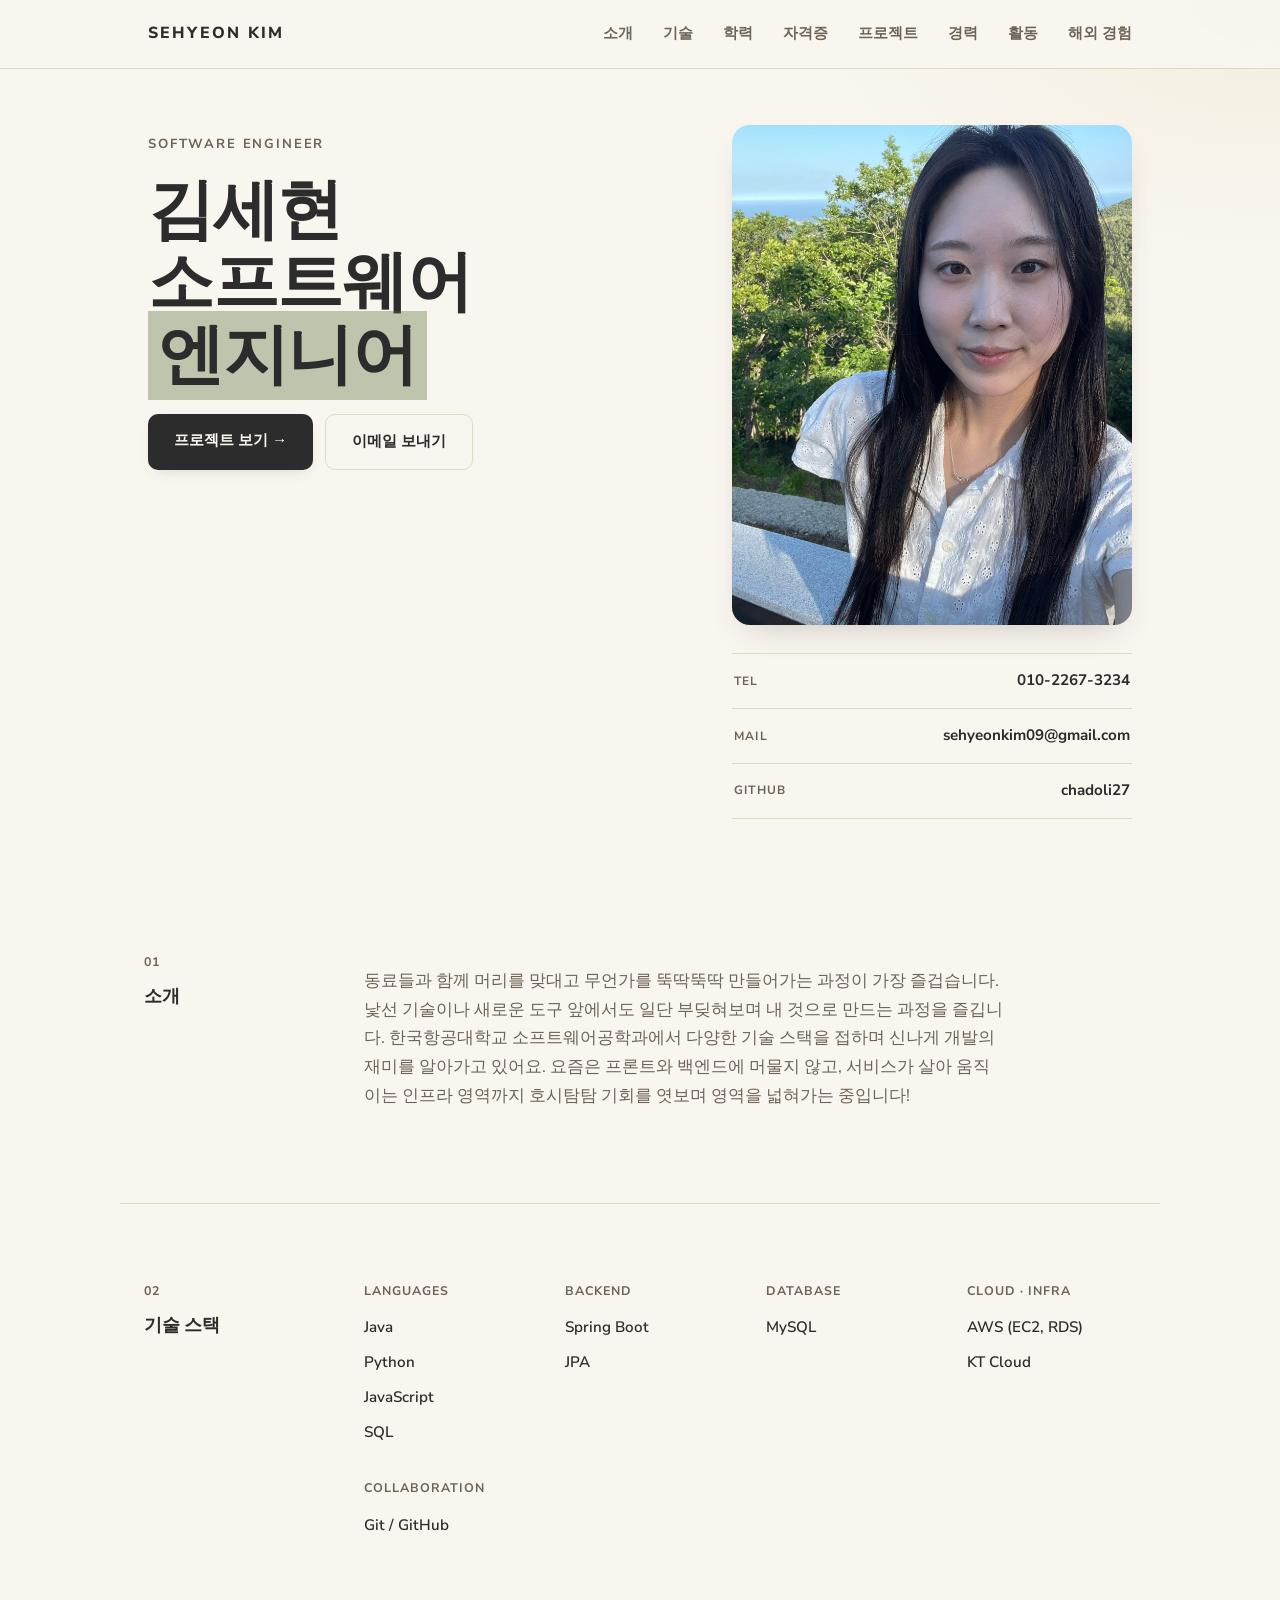
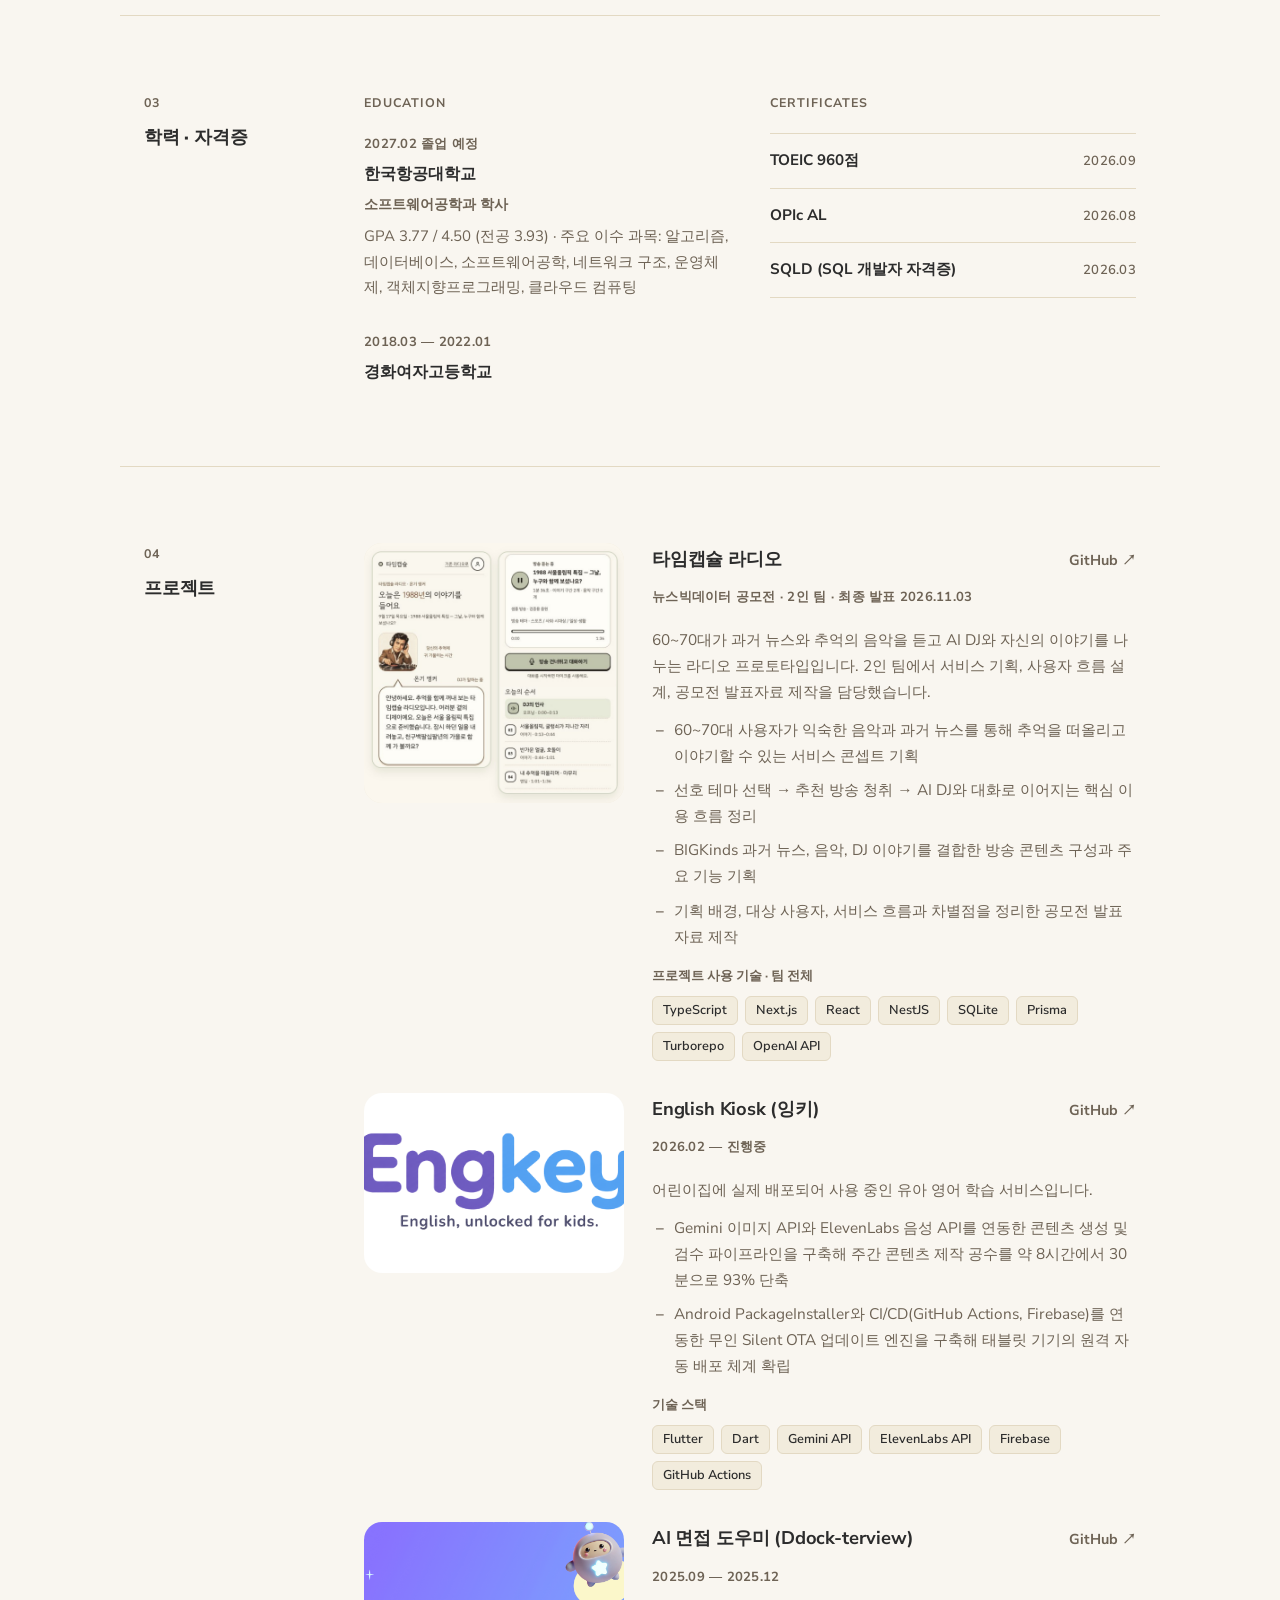
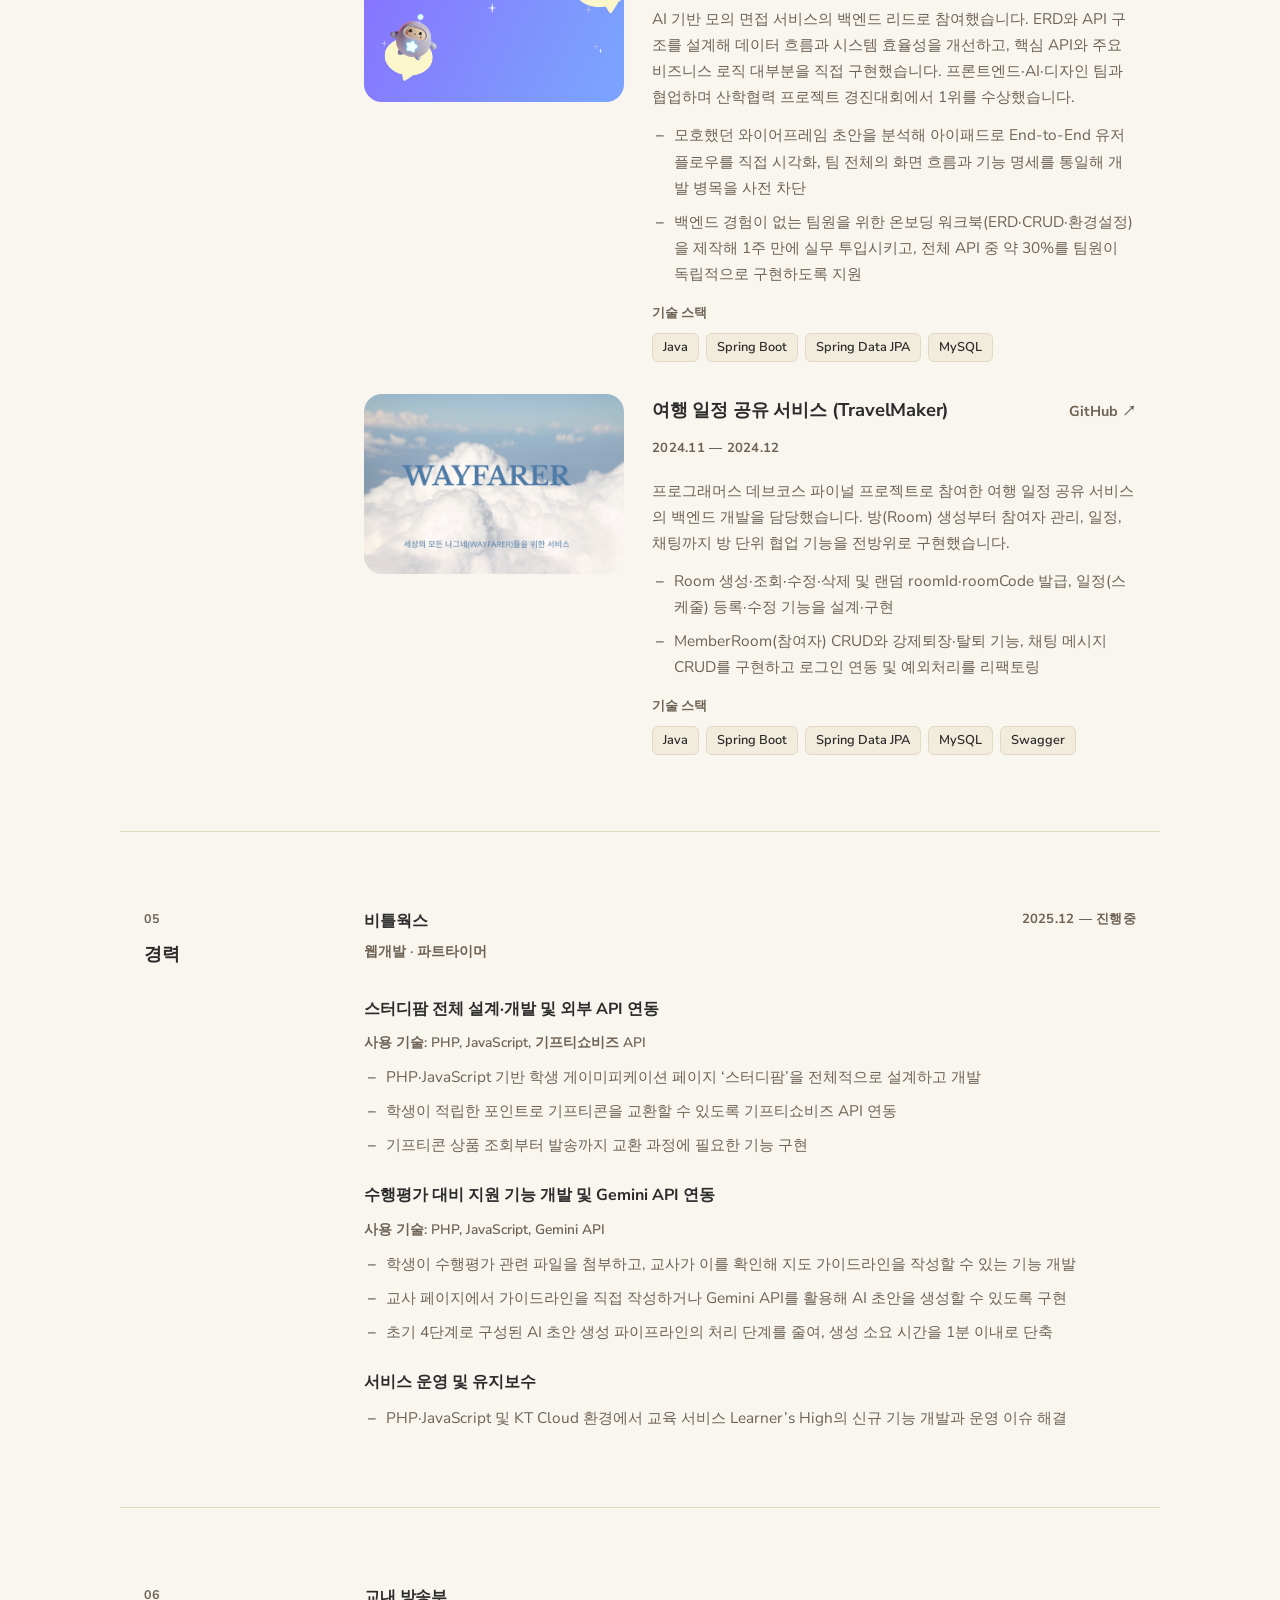
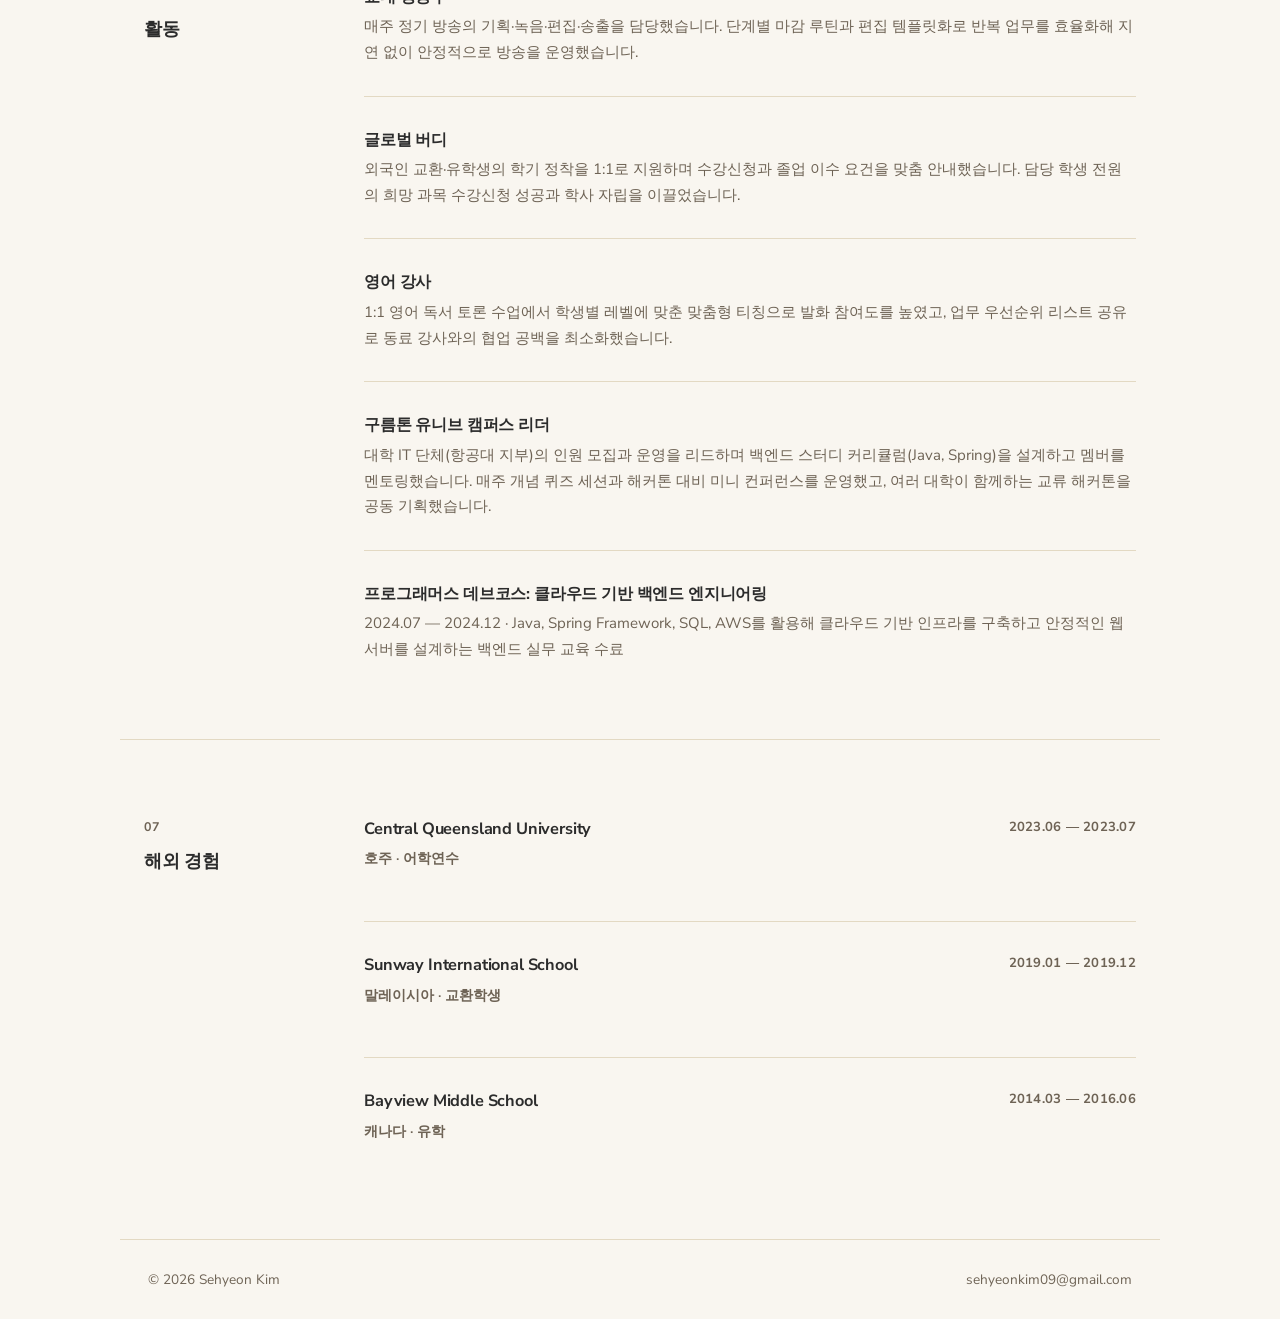
<file: index.html>
<!DOCTYPE html>
<html lang="ko">
<head>
<meta charset="UTF-8">
<meta name="viewport" content="width=device-width, initial-scale=1.0">
<title>Sehyeon Kim | 포트폴리오</title>
<meta name="description" content="김세현(Sehyeon Kim)의 소프트웨어 엔지니어 포트폴리오입니다.">
<meta name="theme-color" content="#F9F6F0">
<link rel="preconnect" href="https://fonts.googleapis.com">
<link rel="preconnect" href="https://fonts.gstatic.com" crossorigin>
<link href="https://fonts.googleapis.com/css2?family=Fraunces:opsz,wght@9..144,400;9..144,500;9..144,600;9..144,700&family=Nunito+Sans:opsz,wght@6..12,400;6..12,600;6..12,700;6..12,800&display=swap" rel="stylesheet">
<link rel="stylesheet" href="css/style.css?v=20261106-career">
</head>
<body>

<header class="site-header">
  <nav class="nav container">
    <a href="#top" class="logo">Sehyeon Kim</a>
    <button class="nav-toggle" id="navToggle" aria-label="메뉴 열기" aria-expanded="false">
      <span></span><span></span><span></span>
    </button>
    <ul class="nav-links" id="navLinks">
      <li><a href="#about">소개</a></li>
      <li><a href="#skills">기술</a></li>
      <li><a href="#education">학력</a></li>
      <li><a href="#certifications">자격증</a></li>
      <li><a href="#projects">프로젝트</a></li>
      <li><a href="#experience">경력</a></li>
      <li><a href="#activities">활동</a></li>
      <li><a href="#global">해외 경험</a></li>
    </ul>
  </nav>
</header>

<main>

  <section id="top" class="hero container">
    <div class="hero-content">
      <p class="hero-eyebrow">Software Engineer</p>
      <h1>김세현<br>소프트웨어<br><span class="highlight">엔지니어</span></h1>
      <div class="hero-cta">
        <a href="#projects" class="btn btn-primary">프로젝트 보기 →</a>
        <a href="mailto:sehyeonkim09@gmail.com" class="btn btn-outline">이메일 보내기</a>
      </div>
    </div>
    <div class="hero-side">
      <div class="hero-photo">
        <img src="assets/profile-fasoo.jpg" alt="김세현 프로필 사진" loading="eager">
      </div>
      <ul class="hero-info-list">
        <li>
          <span class="info-label">Tel</span>
          <span class="info-value"><a href="tel:010-2267-3234">010-2267-3234</a></span>
        </li>
        <li>
          <span class="info-label">Mail</span>
          <span class="info-value"><a href="mailto:sehyeonkim09@gmail.com">sehyeonkim09@gmail.com</a></span>
        </li>
        <li>
          <span class="info-label">GitHub</span>
          <span class="info-value"><a href="https://github.com/chadoli27" target="_blank" rel="noopener">chadoli27</a></span>
        </li>
      </ul>
    </div>
  </section>

  <section id="about" class="section container">
    <div class="section-grid">
      <div class="section-head">
        <span class="section-num">01</span>
        <h2 class="section-title">소개</h2>
      </div>
      <div class="section-body">
        <p class="about-text">
          동료들과 함께 머리를 맞대고 무언가를 뚝딱뚝딱 만들어가는 과정이 가장 즐겁습니다.
          낯선 기술이나 새로운 도구 앞에서도 일단 부딪혀보며 내 것으로 만드는 과정을 즐깁니다.
          한국항공대학교 소프트웨어공학과에서 다양한 기술 스택을 접하며 신나게 개발의 재미를 알아가고 있어요.
          요즘은 프론트와 백엔드에 머물지 않고, 서비스가 살아 움직이는 인프라 영역까지 호시탐탐 기회를 엿보며 영역을 넓혀가는 중입니다!
        </p>
      </div>
    </div>
  </section>

  <section id="skills" class="section container">
    <div class="section-grid">
      <div class="section-head">
        <span class="section-num">02</span>
        <h2 class="section-title">기술 스택</h2>
      </div>
      <div class="section-body">
        <div class="skills-columns">
          <div class="skills-category">
            <h3 class="skills-category-title">Languages</h3>
            <ul class="skills-list">
              <li>Java</li>
              <li>Python</li>
              <li>JavaScript</li>
              <li>SQL</li>
            </ul>
          </div>

          <div class="skills-category">
            <h3 class="skills-category-title">Backend</h3>
            <ul class="skills-list">
              <li>Spring Boot</li>
              <li>JPA</li>
            </ul>
          </div>

          <div class="skills-category">
            <h3 class="skills-category-title">Database</h3>
            <ul class="skills-list">
              <li>MySQL</li>
            </ul>
          </div>

          <div class="skills-category">
            <h3 class="skills-category-title">Cloud · Infra</h3>
            <ul class="skills-list">
              <li>AWS (EC2, RDS)</li>
              <li>KT Cloud</li>
            </ul>
          </div>

          <div class="skills-category">
            <h3 class="skills-category-title">Collaboration</h3>
            <ul class="skills-list">
              <li>Git / GitHub</li>
            </ul>
          </div>
        </div>
      </div>
    </div>
  </section>

  <section id="education" class="section container">
    <div class="section-grid">
      <div class="section-head">
        <span class="section-num">03</span>
        <h2 class="section-title">학력 · 자격증</h2>
      </div>
      <div class="section-body">
        <div class="two-col-grid">
          <div class="two-col-item">
            <h3 class="subsection-title">Education</h3>
            <ul class="simple-list">
              <li class="simple-item">
                <div class="item-date">2027.02 졸업 예정</div>
                <h4>한국항공대학교</h4>
                <p class="item-role">소프트웨어공학과 학사</p>
                <p>GPA 3.77 / 4.50 (전공 3.93) · 주요 이수 과목: 알고리즘, 데이터베이스, 소프트웨어공학, 네트워크 구조, 운영체제, 객체지향프로그래밍, 클라우드 컴퓨팅</p>
              </li>
              <li class="simple-item">
                <div class="item-date">2018.03 — 2022.01</div>
                <h4>경화여자고등학교</h4>
              </li>
            </ul>
          </div>

          <div id="certifications" class="two-col-item">
            <h3 class="subsection-title">Certificates</h3>
            <ul class="cert-list">
              <li>
                <span>TOEIC 960점</span>
                <span class="item-date">2026.09</span>
              </li>
              <li>
                <span>OPIc AL</span>
                <span class="item-date">2026.08</span>
              </li>
              <li>
                <span>SQLD (SQL 개발자 자격증)</span>
                <span class="item-date">2026.03</span>
              </li>
            </ul>
          </div>
        </div>
      </div>
    </div>
  </section>

  <section id="projects" class="section container">
    <div class="section-grid">
      <div class="section-head">
        <span class="section-num">04</span>
        <h2 class="section-title">프로젝트</h2>
      </div>
      <div class="section-body">
        <div class="project-grid">

          <article class="project-card" id="timecapsule">
            <a class="project-thumb radio-thumb" href="assets/timecapsule-radio.jpg" target="_blank" rel="noopener" aria-label="타임캡슐 라디오 서비스 화면 크게 보기">
              <img src="assets/timecapsule-radio.jpg" alt="타임캡슐 라디오의 AI DJ 대본과 방송 재생 화면" loading="lazy">
            </a>
            <div class="project-body">
              <div class="project-head">
                <h3>타임캡슐 라디오</h3>
                <a href="https://github.com/kjyook/timeCapsule/tree/develop" class="project-link" target="_blank" rel="noopener">GitHub ↗</a>
              </div>
              <span class="item-date">뉴스빅데이터 공모전 · 2인 팀 · 최종 발표 2026.11.03</span>
              <p>60~70대가 과거 뉴스와 추억의 음악을 듣고 AI DJ와 자신의 이야기를 나누는 라디오 프로토타입입니다. 2인 팀에서 서비스 기획, 사용자 흐름 설계, 공모전 발표자료 제작을 담당했습니다.</p>
              <ul class="detail-list">
                <li>60~70대 사용자가 익숙한 음악과 과거 뉴스를 통해 추억을 떠올리고 이야기할 수 있는 서비스 콘셉트 기획</li>
                <li>선호 테마 선택 → 추천 방송 청취 → AI DJ와 대화로 이어지는 핵심 이용 흐름 정리</li>
                <li>BIGKinds 과거 뉴스, 음악, DJ 이야기를 결합한 방송 콘텐츠 구성과 주요 기능 기획</li>
                <li>기획 배경, 대상 사용자, 서비스 흐름과 차별점을 정리한 공모전 발표자료 제작</li>
              </ul>
              <div class="project-stack">
                <h4>프로젝트 사용 기술 · 팀 전체</h4>
                <ul class="project-stack-tags" aria-label="사용 기술">
                  <li>TypeScript</li>
                  <li>Next.js</li>
                  <li>React</li>
                  <li>NestJS</li>
                  <li>SQLite</li>
                  <li>Prisma</li>
                  <li>Turborepo</li>
                  <li>OpenAI API</li>
                </ul>
              </div>
            </div>
          </article>

          <article class="project-card">
            <div class="project-thumb">
              <img src="assets/잉키로고.png" alt="Engkey(잉키) 로고" loading="lazy">
            </div>
            <div class="project-body">
              <div class="project-head">
                <h3>English Kiosk (잉키)</h3>
                <a href="https://github.com/skim170/ENGLISH-KIOSK" class="project-link" target="_blank" rel="noopener">GitHub ↗</a>
              </div>
              <span class="item-date">2026.02 — 진행중</span>
              <p>
                어린이집에 실제 배포되어 사용 중인 유아 영어 학습 서비스입니다.
              </p>
              <ul class="detail-list">
                <li>Gemini 이미지 API와 ElevenLabs 음성 API를 연동한 콘텐츠 생성 및 검수 파이프라인을 구축해 주간 콘텐츠 제작 공수를 약 8시간에서 30분으로 93% 단축</li>
                <li>Android PackageInstaller와 CI/CD(GitHub Actions, Firebase)를 연동한 무인 Silent OTA 업데이트 엔진을 구축해 태블릿 기기의 원격 자동 배포 체계 확립</li>
              </ul>
              <div class="project-stack">
                <h4>기술 스택</h4>
                <ul class="project-stack-tags" aria-label="사용 기술">
                  <li>Flutter</li>
                  <li>Dart</li>
                  <li>Gemini API</li>
                  <li>ElevenLabs API</li>
                  <li>Firebase</li>
                  <li>GitHub Actions</li>
                </ul>
              </div>
            </div>
          </article>

          <article class="project-card">
            <div class="project-thumb">
              <img src="assets/똑터뷰썸네일.png" alt="Ddock-terview" loading="lazy">
            </div>
            <div class="project-body">
              <div class="project-head">
                <h3>AI 면접 도우미 (Ddock-terview)</h3>
                <a href="https://github.com/AI-interview-kau/ddock-terview-backend" class="project-link" target="_blank" rel="noopener">GitHub ↗</a>
              </div>
              <span class="item-date">2025.09 — 2025.12</span>
              <p>
                AI 기반 모의 면접 서비스의 백엔드 리드로 참여했습니다. ERD와 API 구조를 설계해 데이터 흐름과 시스템 효율성을 개선하고,
                핵심 API와 주요 비즈니스 로직 대부분을 직접 구현했습니다. 프론트엔드·AI·디자인 팀과 협업하며 산학협력 프로젝트 경진대회에서 1위를 수상했습니다.
              </p>
              <ul class="detail-list">
                <li>모호했던 와이어프레임 초안을 분석해 아이패드로 End-to-End 유저플로우를 직접 시각화, 팀 전체의 화면 흐름과 기능 명세를 통일해 개발 병목을 사전 차단</li>
                <li>백엔드 경험이 없는 팀원을 위한 온보딩 워크북(ERD·CRUD·환경설정)을 제작해 1주 만에 실무 투입시키고, 전체 API 중 약 30%를 팀원이 독립적으로 구현하도록 지원</li>
              </ul>
              <div class="project-stack">
                <h4>기술 스택</h4>
                <ul class="project-stack-tags" aria-label="사용 기술">
                  <li>Java</li>
                  <li>Spring Boot</li>
                  <li>Spring Data JPA</li>
                  <li>MySQL</li>
                </ul>
              </div>
            </div>
          </article>

          <article class="project-card">
            <div class="project-thumb">
              <img src="assets/travelmaker-thumb.png" alt="TravelMaker" loading="lazy">
            </div>
            <div class="project-body">
              <div class="project-head">
                <h3>여행 일정 공유 서비스 (TravelMaker)</h3>
                <a href="https://github.com/prgrms-web-devcourse-final-project/WEB1_2_TravelMaker_BE" class="project-link" target="_blank" rel="noopener">GitHub ↗</a>
              </div>
              <span class="item-date">2024.11 — 2024.12</span>
              <p>
                프로그래머스 데브코스 파이널 프로젝트로 참여한 여행 일정 공유 서비스의 백엔드 개발을 담당했습니다.
                방(Room) 생성부터 참여자 관리, 일정, 채팅까지 방 단위 협업 기능을 전방위로 구현했습니다.
              </p>
              <ul class="detail-list">
                <li>Room 생성·조회·수정·삭제 및 랜덤 roomId·roomCode 발급, 일정(스케줄) 등록·수정 기능을 설계·구현</li>
                <li>MemberRoom(참여자) CRUD와 강제퇴장·탈퇴 기능, 채팅 메시지 CRUD를 구현하고 로그인 연동 및 예외처리를 리팩토링</li>
              </ul>
              <div class="project-stack">
                <h4>기술 스택</h4>
                <ul class="project-stack-tags" aria-label="사용 기술">
                  <li>Java</li>
                  <li>Spring Boot</li>
                  <li>Spring Data JPA</li>
                  <li>MySQL</li>
                  <li>Swagger</li>
                </ul>
              </div>
            </div>
          </article>

        </div>
      </div>
    </div>
  </section>

  <section id="experience" class="section container">
    <div class="section-grid">
      <div class="section-head">
        <span class="section-num">05</span>
        <h2 class="section-title">경력</h2>
      </div>
      <div class="section-body">
        <ul class="simple-list divided">
          <li class="simple-item">
            <div class="item-head">
              <div>
                <h3>비틀웍스</h3>
                <p class="item-role">웹개발 · 파트타이머</p>
              </div>
              <span class="item-date">2025.12 — 진행중</span>
            </div>
            <div class="career-project">
              <h4>스터디팜 전체 설계·개발 및 외부 API 연동</h4>
              <p class="project-tags">사용 기술: PHP, JavaScript, 기프티쇼비즈 API</p>
              <ul class="detail-list">
                <li>PHP·JavaScript 기반 학생 게이미피케이션 페이지 ‘스터디팜’을 전체적으로 설계하고 개발</li>
                <li>학생이 적립한 포인트로 기프티콘을 교환할 수 있도록 기프티쇼비즈 API 연동</li>
                <li>기프티콘 상품 조회부터 발송까지 교환 과정에 필요한 기능 구현</li>
              </ul>
            </div>
            <div class="career-project">
              <h4>수행평가 대비 지원 기능 개발 및 Gemini API 연동</h4>
              <p class="project-tags">사용 기술: PHP, JavaScript, Gemini API</p>
              <ul class="detail-list">
                <li>학생이 수행평가 관련 파일을 첨부하고, 교사가 이를 확인해 지도 가이드라인을 작성할 수 있는 기능 개발</li>
                <li>교사 페이지에서 가이드라인을 직접 작성하거나 Gemini API를 활용해 AI 초안을 생성할 수 있도록 구현</li>
                <li>초기 4단계로 구성된 AI 초안 생성 파이프라인의 처리 단계를 줄여, 생성 소요 시간을 1분 이내로 단축</li>
              </ul>
            </div>
            <div class="career-project">
              <h4>서비스 운영 및 유지보수</h4>
              <ul class="detail-list">
                <li>PHP·JavaScript 및 KT Cloud 환경에서 교육 서비스 Learner’s High의 신규 기능 개발과 운영 이슈 해결</li>
              </ul>
            </div>
          </li>
        </ul>
      </div>
    </div>
  </section>

  <section id="activities" class="section container">
    <div class="section-grid">
      <div class="section-head">
        <span class="section-num">06</span>
        <h2 class="section-title">활동</h2>
      </div>
      <div class="section-body">
        <ul class="simple-list divided">
          <li class="simple-item">
            <h3>교내 방송부</h3>
            <p>매주 정기 방송의 기획·녹음·편집·송출을 담당했습니다. 단계별 마감 루틴과 편집 템플릿화로 반복 업무를 효율화해 지연 없이 안정적으로 방송을 운영했습니다.</p>
          </li>
          <li class="simple-item">
            <h3>글로벌 버디</h3>
            <p>외국인 교환·유학생의 학기 정착을 1:1로 지원하며 수강신청과 졸업 이수 요건을 맞춤 안내했습니다. 담당 학생 전원의 희망 과목 수강신청 성공과 학사 자립을 이끌었습니다.</p>
          </li>
          <li class="simple-item">
            <h3>영어 강사</h3>
            <p>1:1 영어 독서 토론 수업에서 학생별 레벨에 맞춘 맞춤형 티칭으로 발화 참여도를 높였고, 업무 우선순위 리스트 공유로 동료 강사와의 협업 공백을 최소화했습니다.</p>
          </li>
          <li class="simple-item">
            <h3>구름톤 유니브 캠퍼스 리더</h3>
            <p>대학 IT 단체(항공대 지부)의 인원 모집과 운영을 리드하며 백엔드 스터디 커리큘럼(Java, Spring)을 설계하고 멤버를 멘토링했습니다. 매주 개념 퀴즈 세션과 해커톤 대비 미니 컨퍼런스를 운영했고, 여러 대학이 함께하는 교류 해커톤을 공동 기획했습니다.</p>
          </li>
          <li class="simple-item">
            <h3>프로그래머스 데브코스: 클라우드 기반 백엔드 엔지니어링</h3>
            <p>2024.07 — 2024.12 · Java, Spring Framework, SQL, AWS를 활용해 클라우드 기반 인프라를 구축하고 안정적인 웹 서버를 설계하는 백엔드 실무 교육 수료</p>
          </li>
        </ul>
      </div>
    </div>
  </section>

  <section id="global" class="section container">
    <div class="section-grid">
      <div class="section-head">
        <span class="section-num">07</span>
        <h2 class="section-title">해외 경험</h2>
      </div>
      <div class="section-body">
        <ul class="simple-list divided">
          <li class="simple-item">
            <div class="item-head">
              <div>
                <h3>Central Queensland University</h3>
                <p class="item-role">호주 · 어학연수</p>
              </div>
              <span class="item-date">2023.06 — 2023.07</span>
            </div>
          </li>
          <li class="simple-item">
            <div class="item-head">
              <div>
                <h3>Sunway International School</h3>
                <p class="item-role">말레이시아 · 교환학생</p>
              </div>
              <span class="item-date">2019.01 — 2019.12</span>
            </div>
          </li>
          <li class="simple-item">
            <div class="item-head">
              <div>
                <h3>Bayview Middle School</h3>
                <p class="item-role">캐나다 · 유학</p>
              </div>
              <span class="item-date">2014.03 — 2016.06</span>
            </div>
          </li>
        </ul>
      </div>
    </div>
  </section>

</main>

<footer class="site-footer container">
  <p>&copy; <span id="year"></span> Sehyeon Kim</p>
  <a href="mailto:sehyeonkim09@gmail.com">sehyeonkim09@gmail.com</a>
</footer>

<script src="js/script.js"></script>
</body>
</html>
</file>
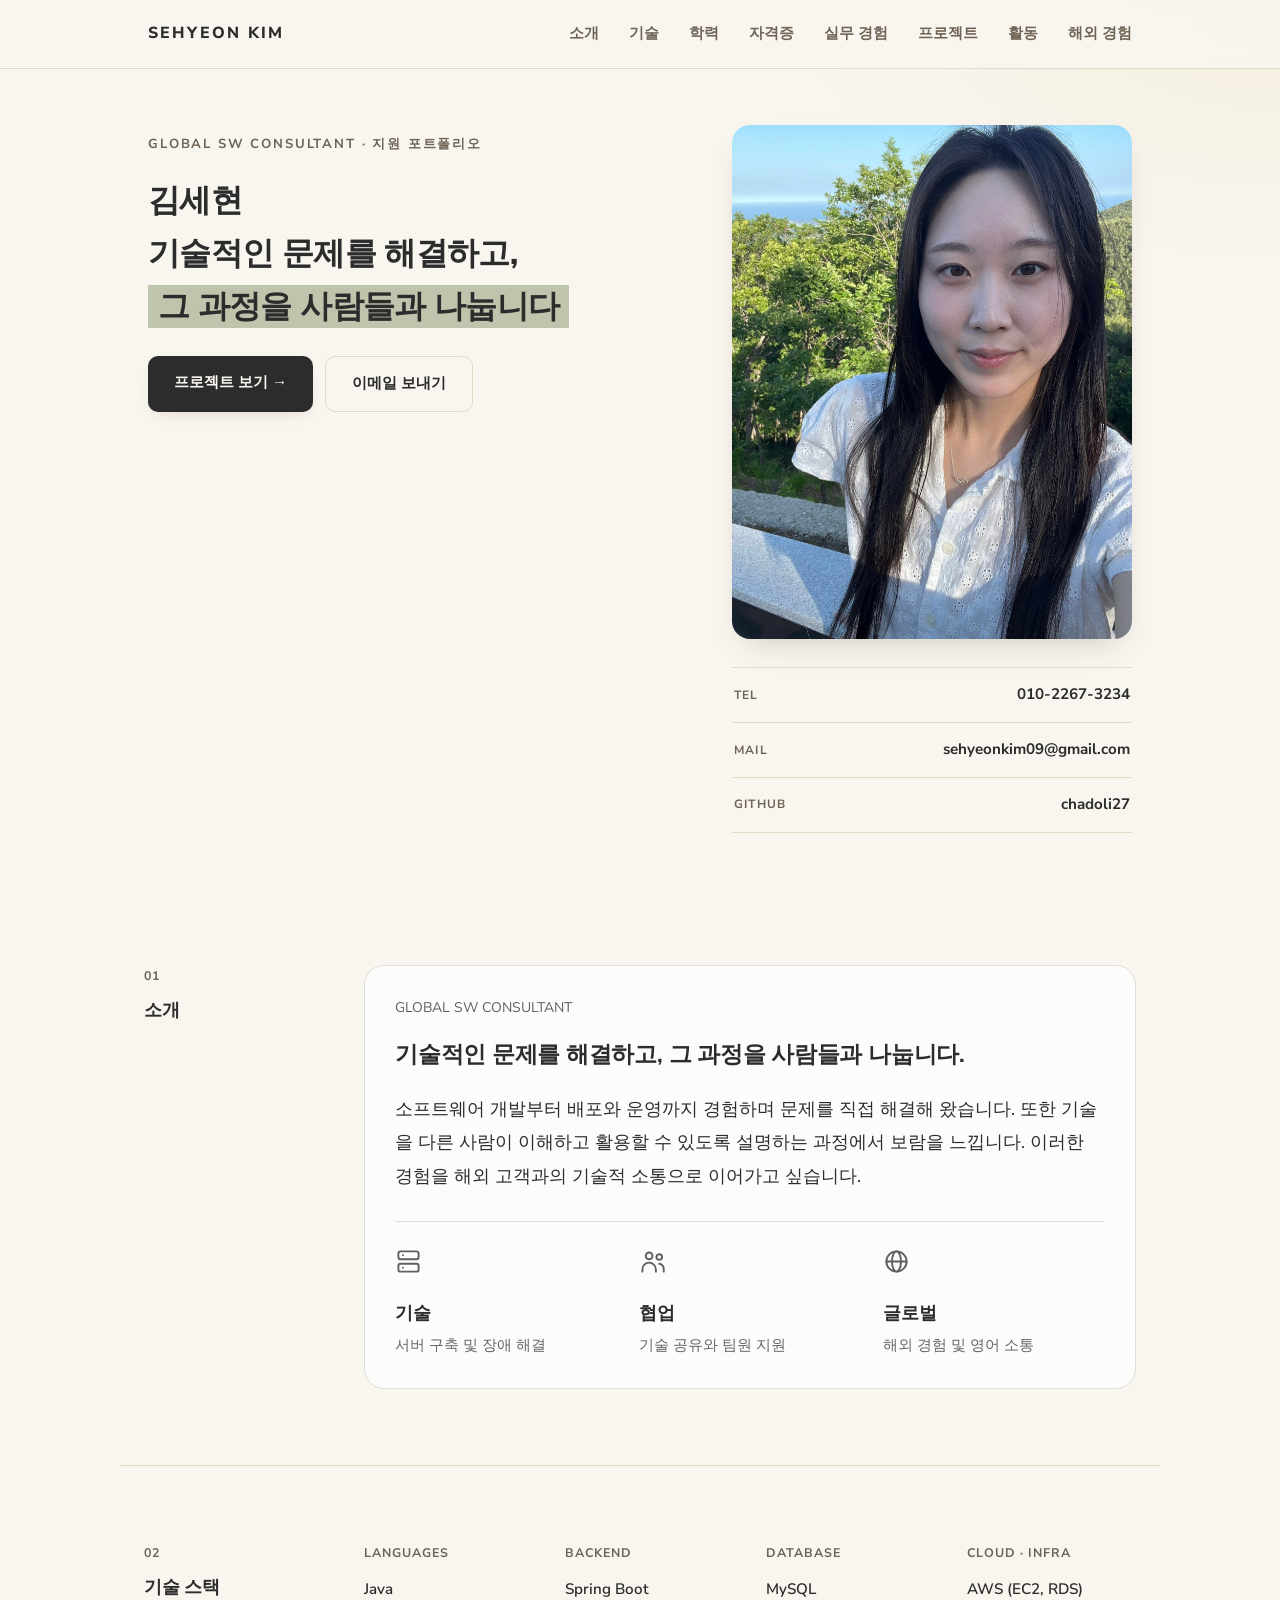
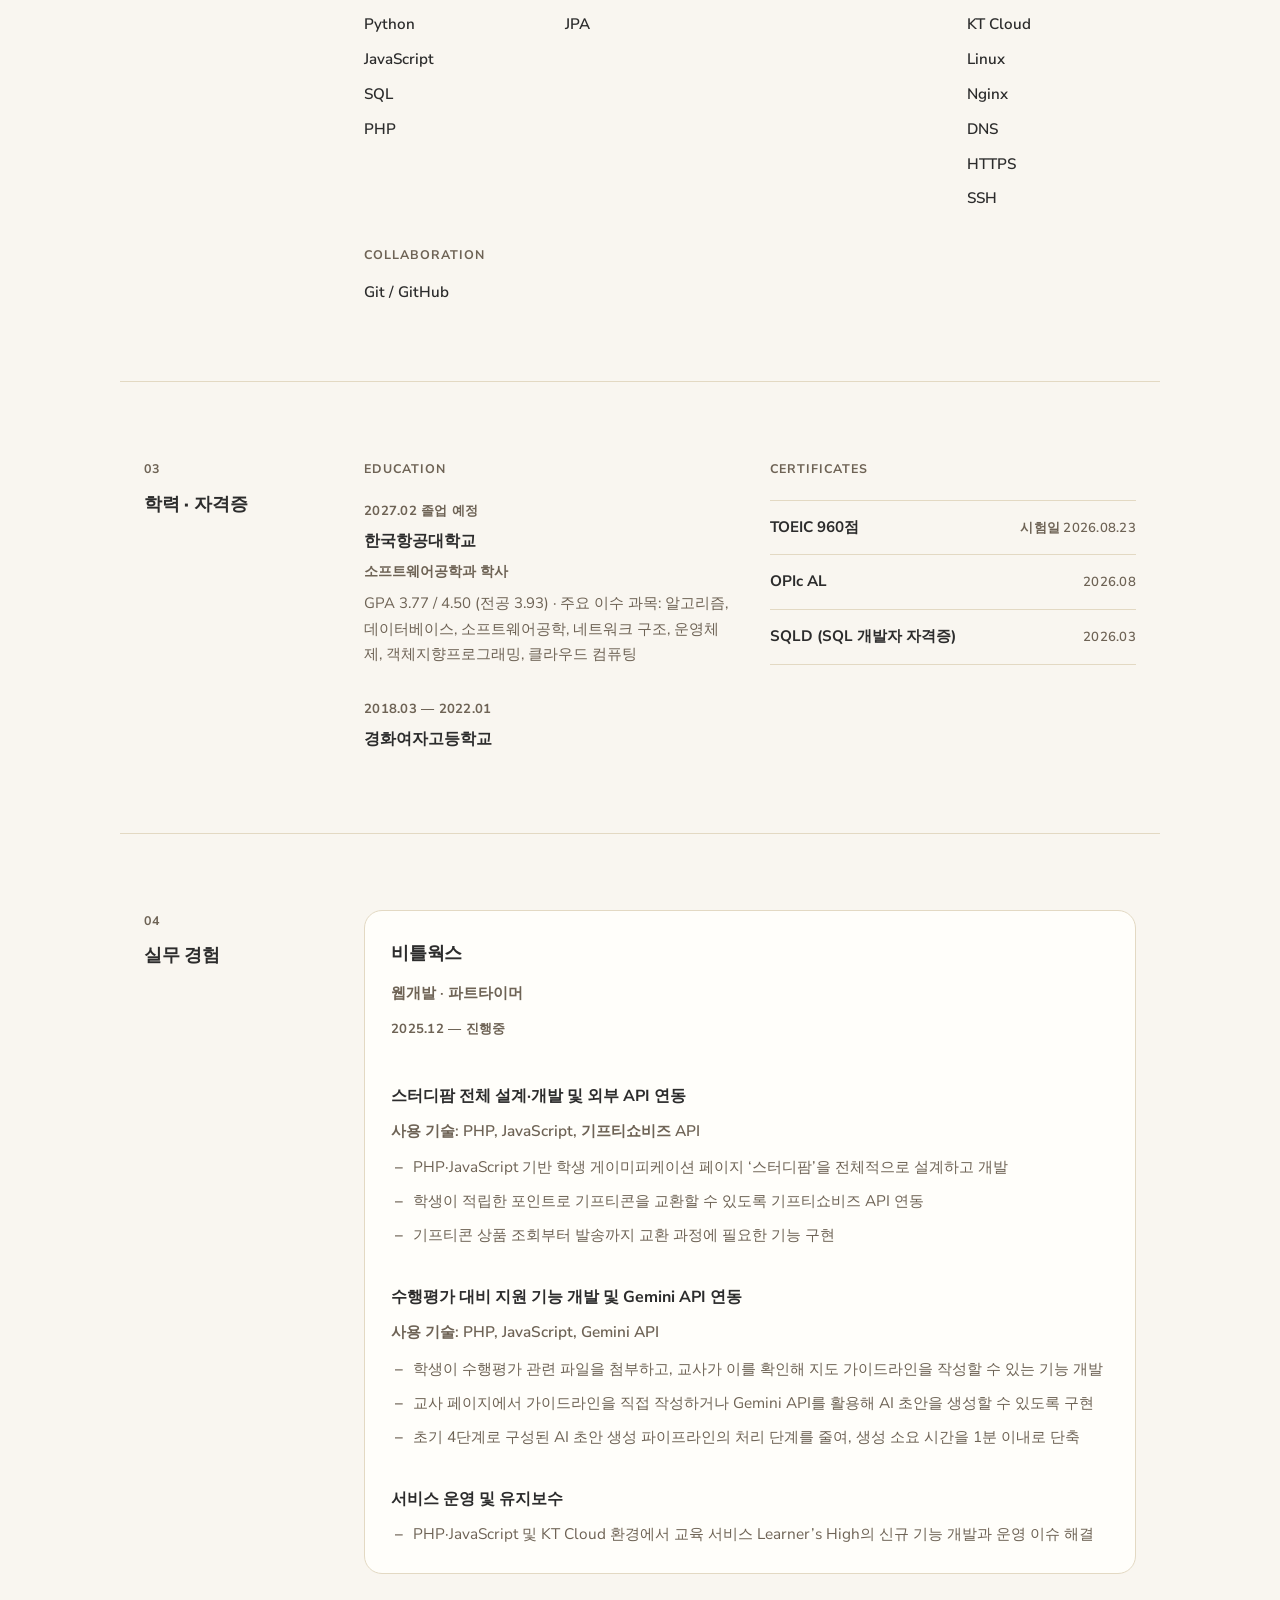
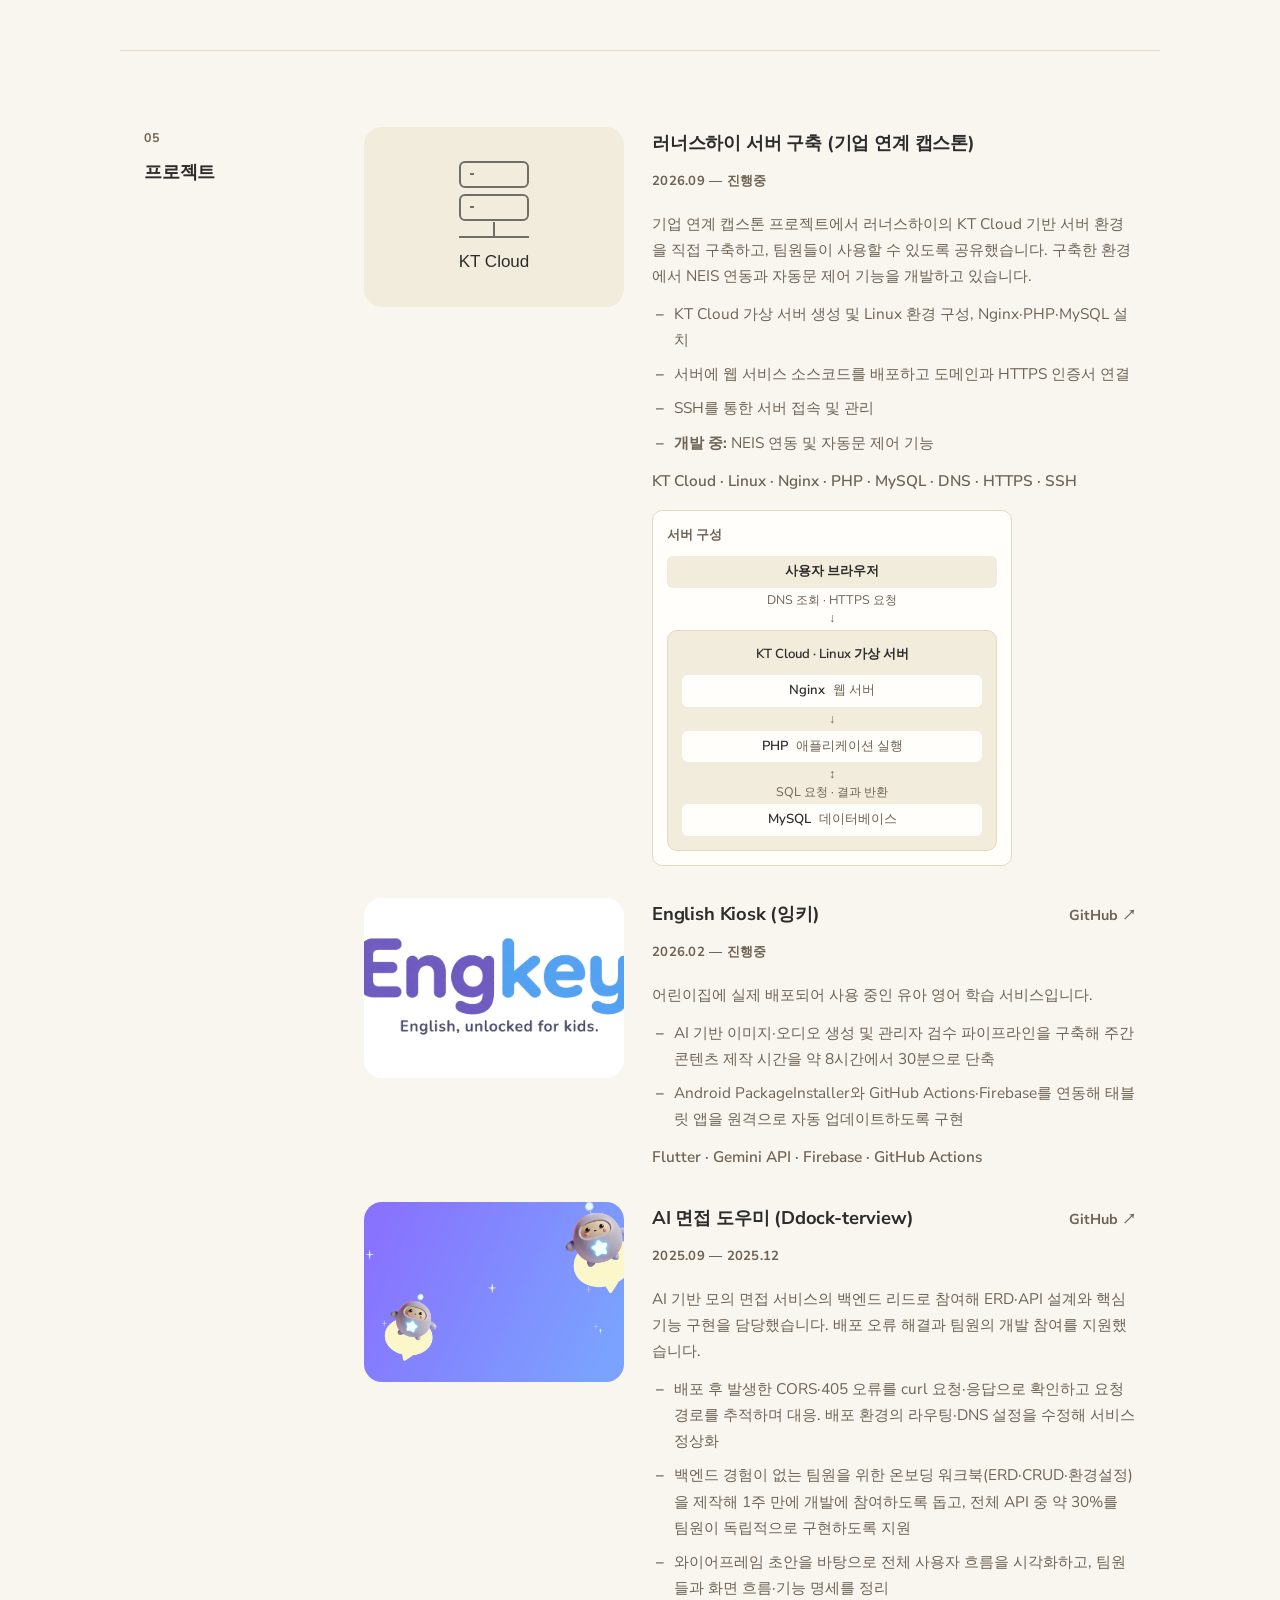
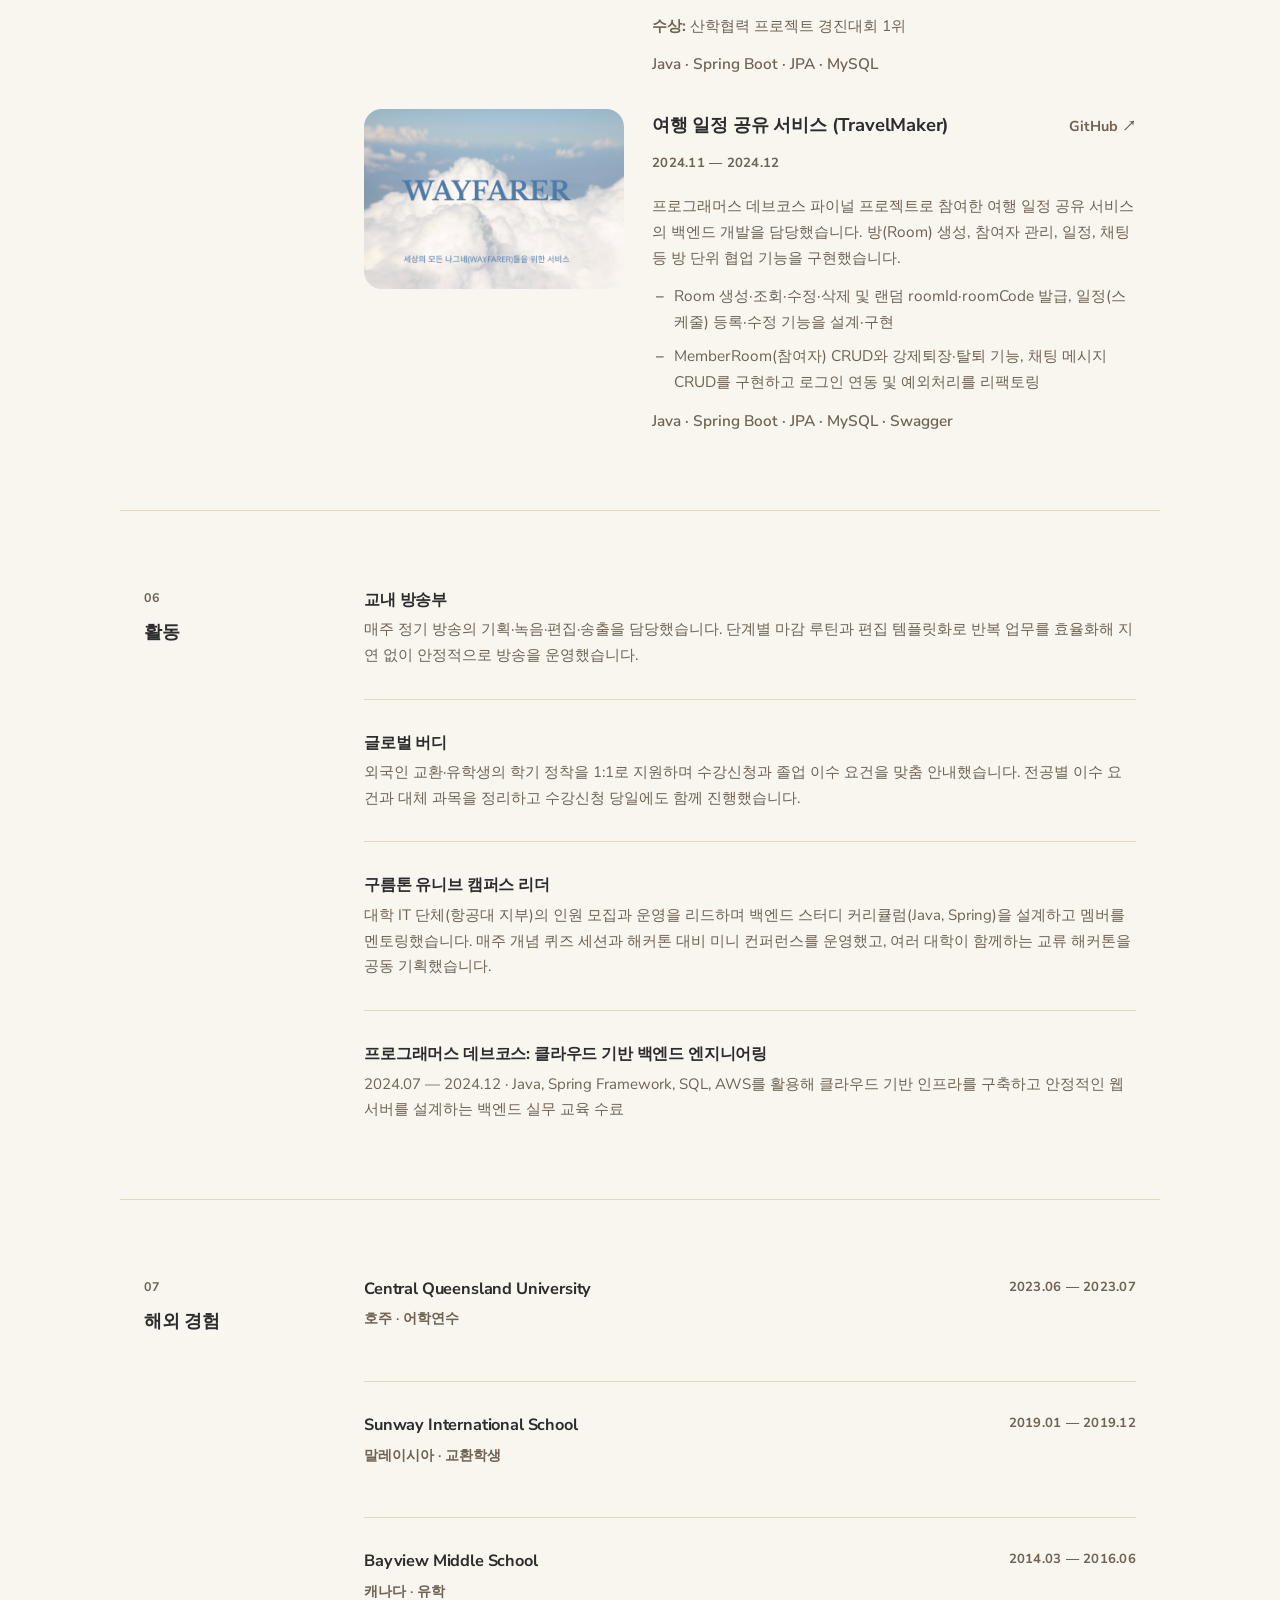
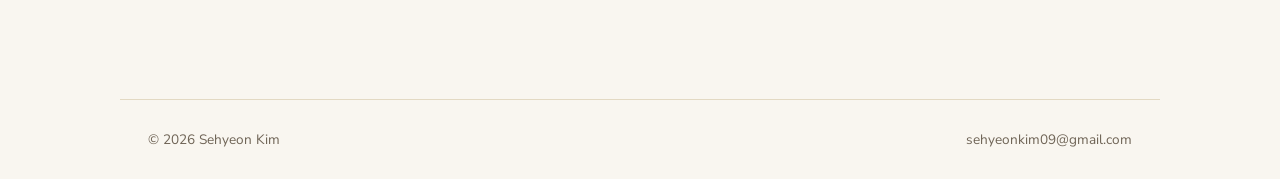
<file: fasoo.html>
<!DOCTYPE html>
<html lang="ko">
<head>
<meta charset="UTF-8">
<meta name="viewport" content="width=device-width, initial-scale=1.0">
<title>김세현 | 글로벌 SW컨설턴트 지원 포트폴리오</title>
<meta name="description" content="김세현의 서비스 운영, 장애 해결, 기술 문서화 경험을 소개합니다.">
<meta name="theme-color" content="#F9F6F0">
<link rel="preconnect" href="https://fonts.googleapis.com">
<link rel="preconnect" href="https://fonts.gstatic.com" crossorigin>
<link href="https://fonts.googleapis.com/css2?family=Fraunces:opsz,wght@9..144,400;9..144,500;9..144,600;9..144,700&family=Nunito+Sans:opsz,wght@6..12,400;6..12,600;6..12,700;6..12,800&display=swap" rel="stylesheet">
<link rel="stylesheet" href="css/style.css?v=20261106-career">
<style>
.hero h1.fasoo-headline { font-size: clamp(1.45rem, 2.5vw, 2rem); line-height: 1.65; word-break: keep-all; }
.fasoo-intro-card { border: 1px solid #dededb; border-radius: 20px; padding: 30px; background: #fcfcfb; }
.fasoo-intro-eyebrow { color: #606060; font-size: 14px; margin: 0 0 18px; }
.fasoo-intro-card h3 { font-size: 23px; line-height: 1.55; margin: 0 0 20px; }
.fasoo-intro-copy { font-size: 18px; line-height: 1.85; margin: 0; }
.fasoo-intro-features { display: grid; grid-template-columns: repeat(3, 1fr); gap: 22px; border-top: 1px solid #dededb; margin-top: 28px; padding-top: 26px; }
.fasoo-intro-features svg { width: 27px; height: 27px; color: #606060; margin-bottom: 14px; }
.fasoo-intro-features h4 { font-size: 18px; margin: 0 0 4px; }
.fasoo-intro-features p { color: #666; font-size: 15px; margin: 0; }
@media (max-width: 600px) {
  .fasoo-intro-card { padding: 22px; }
  .fasoo-intro-card h3 { font-size: 20px; }
  .fasoo-intro-copy { font-size: 16px; }
  .fasoo-intro-features { grid-template-columns: 1fr; gap: 22px; }
  .fasoo-intro-features svg { margin-bottom: 8px; }
}

/* Experience: reuse portfolio typography and color tokens. */
.experience-card { padding: 26px; border: 1px solid var(--border); border-radius: var(--radius); background: var(--card-bg); }
.experience-card .experience-service strong { color: var(--text); }
.experience-metrics { display: grid; grid-template-columns: repeat(2, minmax(0, 1fr)); gap: 14px; margin: 8px 0; }
.experience-metrics > div { padding: 18px; background: var(--bg-soft); border-radius: var(--radius-sm); }
.experience-metrics span { display: block; font-size: .82rem; color: var(--text-muted); margin-bottom: 6px; }
.experience-metrics strong { display: block; font-size: clamp(1.2rem, 2vw, 1.6rem); color: var(--sage); line-height: 1.5; word-break: keep-all; }
@media (max-width: 640px) {
  .experience-card { padding: 20px; }
  .experience-metrics { grid-template-columns: 1fr; }
}

/* Scoped to the capstone architecture figure. */
.fasoo-server-flow { margin: 4px 0 0; max-width: 360px; width: 100%; padding: 14px; border: 1px solid var(--border); border-radius: var(--radius-sm); background: var(--card-bg); }
.fasoo-server-flow figcaption { margin-bottom: 10px; color: var(--text-muted); font-size: .8rem; font-weight: 600; }
.fasoo-server-flow .server-node { display: flex; flex-wrap: wrap; align-items: center; justify-content: center; gap: 4px 8px; padding: 6px 8px; border-radius: 6px; background: var(--bg-soft); color: var(--text); font-size: .82rem; line-height: 1.5; text-align: center; }
.fasoo-server-flow .server-node strong { font-weight: 600; }
.fasoo-server-flow .server-node span { color: var(--text-muted); }
.fasoo-server-flow .server-connection { display: flex; flex-direction: column; align-items: center; padding: 3px 0; color: var(--text-muted); font-size: .78rem; line-height: 18px; text-align: center; }
.fasoo-server-flow .server-environment { padding: 14px; border: 1px solid var(--border); border-radius: var(--radius-sm); background: var(--bg-soft); }
.fasoo-server-flow .server-environment-title { margin-bottom: 10px; font-size: .82rem; font-weight: 600; line-height: 1.5; text-align: center; color: var(--text); }
.fasoo-server-flow .server-environment .server-node { background: var(--card-bg); }
</style>
</head>
<body>

<header class="site-header">
  <nav class="nav container">
    <a href="#top" class="logo">Sehyeon Kim</a>
    <button class="nav-toggle" id="navToggle" aria-label="메뉴 열기" aria-expanded="false">
      <span></span><span></span><span></span>
    </button>
    <ul class="nav-links" id="navLinks">
      <li><a href="#about">소개</a></li>
      <li><a href="#skills">기술</a></li>
      <li><a href="#education">학력</a></li>
      <li><a href="#certifications">자격증</a></li>
      <li><a href="#experience">실무 경험</a></li>
      <li><a href="#projects">프로젝트</a></li>
      
      <li><a href="#activities">활동</a></li>
      <li><a href="#global">해외 경험</a></li>
    </ul>
  </nav>
</header>

<main>

  <section id="top" class="hero container">
    <div class="hero-content">
      <p class="hero-eyebrow">Global SW Consultant · 지원 포트폴리오</p>
      <h1 class="fasoo-headline">김세현<br>기술적인 문제를 해결하고,<br><span class="highlight">그 과정을 사람들과 나눕니다</span></h1>
      <div class="hero-cta">
        <a href="#projects" class="btn btn-primary">프로젝트 보기 →</a>
        <a href="mailto:sehyeonkim09@gmail.com" class="btn btn-outline">이메일 보내기</a>
      </div>
    </div>
    <div class="hero-side">
      <div class="hero-photo" style="aspect-ratio: auto;">
        <img src="assets/profile-fasoo.jpg" alt="김세현 프로필 사진" loading="eager" style="display: block; width: 100%; height: auto;">
      </div>
      <ul class="hero-info-list">
        <li>
          <span class="info-label">Tel</span>
          <span class="info-value"><a href="tel:010-2267-3234">010-2267-3234</a></span>
        </li>
        <li>
          <span class="info-label">Mail</span>
          <span class="info-value"><a href="mailto:sehyeonkim09@gmail.com">sehyeonkim09@gmail.com</a></span>
        </li>
        <li>
          <span class="info-label">GitHub</span>
          <span class="info-value"><a href="https://github.com/chadoli27" target="_blank" rel="noopener">chadoli27</a></span>
        </li>
      </ul>
    </div>
  </section>

  <section id="about" class="section container">
    <div class="section-grid">
      <div class="section-head">
        <span class="section-num">01</span>
        <h2 class="section-title">소개</h2>
      </div>
      <div class="section-body">
        <div class="fasoo-intro-card">
          <p class="fasoo-intro-eyebrow">GLOBAL SW CONSULTANT</p>
          <h3>기술적인 문제를 해결하고, 그 과정을 사람들과 나눕니다.</h3>
          <p class="fasoo-intro-copy">소프트웨어 개발부터 배포와 운영까지 경험하며 문제를 직접 해결해 왔습니다. 또한 기술을 다른 사람이 이해하고 활용할 수 있도록 설명하는 과정에서 보람을 느낍니다. 이러한 경험을 해외 고객과의 기술적 소통으로 이어가고 싶습니다.</p>
          <div class="fasoo-intro-features"><div><svg viewBox="0 0 24 24" fill="none" stroke="currentColor" stroke-width="1.7" stroke-linecap="round" stroke-linejoin="round" aria-hidden="true"><rect x="3" y="3" width="18" height="7" rx="2"/><rect x="3" y="14" width="18" height="7" rx="2"/><path d="M7 6.5h.01M7 17.5h.01"/></svg><h4>기술</h4><p>서버 구축 및 장애 해결</p></div><div><svg viewBox="0 0 24 24" fill="none" stroke="currentColor" stroke-width="1.7" stroke-linecap="round" stroke-linejoin="round" aria-hidden="true"><circle cx="9" cy="7" r="3"/><path d="M3 21v-2a6 6 0 0 1 12 0v2"/><circle cx="18" cy="8" r="2.5"/><path d="M18 14a5 5 0 0 1 4 5v2"/></svg><h4>협업</h4><p>기술 공유와 팀원 지원</p></div><div><svg viewBox="0 0 24 24" fill="none" stroke="currentColor" stroke-width="1.7" stroke-linecap="round" stroke-linejoin="round" aria-hidden="true"><circle cx="12" cy="12" r="9"/><ellipse cx="12" cy="12" rx="4" ry="9"/><path d="M3 12h18"/></svg><h4>글로벌</h4><p>해외 경험 및 영어 소통</p></div></div>
        </div>
      </div>
    </div>
  </section>

  <section id="skills" class="section container">
    <div class="section-grid">
      <div class="section-head">
        <span class="section-num">02</span>
        <h2 class="section-title">기술 스택</h2>
      </div>
      <div class="section-body">
        <div class="skills-columns">
          <div class="skills-category">
            <h3 class="skills-category-title">Languages</h3>
            <ul class="skills-list">
              <li>Java</li>
              <li>Python</li>
              <li>JavaScript</li>
              <li>SQL</li>
              <li>PHP</li>
            </ul>
          </div>

          <div class="skills-category">
            <h3 class="skills-category-title">Backend</h3>
            <ul class="skills-list">
              <li>Spring Boot</li>
              <li>JPA</li>
            </ul>
          </div>

          <div class="skills-category">
            <h3 class="skills-category-title">Database</h3>
            <ul class="skills-list">
              <li>MySQL</li>
            </ul>
          </div>

          <div class="skills-category">
            <h3 class="skills-category-title">Cloud · Infra</h3>
            <ul class="skills-list">
              <li>AWS (EC2, RDS)</li>
              <li>KT Cloud</li>
              <li>Linux</li>
              <li>Nginx</li>
              <li>DNS</li>
              <li>HTTPS</li>
              <li>SSH</li>
            </ul>
          </div>

          <div class="skills-category">
            <h3 class="skills-category-title">Collaboration</h3>
            <ul class="skills-list">
              <li>Git / GitHub</li>
            </ul>
          </div>
        </div>
      </div>
    </div>
  </section>

  <section id="education" class="section container">
    <div class="section-grid">
      <div class="section-head">
        <span class="section-num">03</span>
        <h2 class="section-title">학력 · 자격증</h2>
      </div>
      <div class="section-body">
        <div class="two-col-grid">
          <div class="two-col-item">
            <h3 class="subsection-title">Education</h3>
            <ul class="simple-list">
              <li class="simple-item">
                <div class="item-date">2027.02 졸업 예정</div>
                <h4>한국항공대학교</h4>
                <p class="item-role">소프트웨어공학과 학사</p>
                <p>GPA 3.77 / 4.50 (전공 3.93) · 주요 이수 과목: 알고리즘, 데이터베이스, 소프트웨어공학, 네트워크 구조, 운영체제, 객체지향프로그래밍, 클라우드 컴퓨팅</p>
              </li>
              <li class="simple-item">
                <div class="item-date">2018.03 — 2022.01</div>
                <h4>경화여자고등학교</h4>
              </li>
            </ul>
          </div>

          <div id="certifications" class="two-col-item">
            <h3 class="subsection-title">Certificates</h3>
            <ul class="cert-list">
              <li>
                <span>TOEIC 960점</span>
                <span class="item-date">시험일 2026.08.23</span>
              </li>
              <li>
                <span>OPIc AL</span>
                <span class="item-date">2026.08</span>
              </li>
              <li>
                <span>SQLD (SQL 개발자 자격증)</span>
                <span class="item-date">2026.03</span>
              </li>
            </ul>
          </div>
        </div>
      </div>
    </div>
  </section>

  <section id="experience" class="section container">
    <div class="section-grid">
      <div class="section-head">
        <span class="section-num">04</span>
        <h2 class="section-title">실무 경험</h2>
      </div>
      <div class="section-body">
        <article class="project-card experience-card">
          <div class="project-body">
            <div class="project-head"><h3>비틀웍스</h3></div>
            <p class="item-role">웹개발 · 파트타이머</p>
            <span class="item-date">2025.12 — 진행중</span>
            <div class="career-project">
              <h4>스터디팜 전체 설계·개발 및 외부 API 연동</h4>
              <p class="project-tags">사용 기술: PHP, JavaScript, 기프티쇼비즈 API</p>
              <ul class="detail-list">
                <li>PHP·JavaScript 기반 학생 게이미피케이션 페이지 ‘스터디팜’을 전체적으로 설계하고 개발</li>
                <li>학생이 적립한 포인트로 기프티콘을 교환할 수 있도록 기프티쇼비즈 API 연동</li>
                <li>기프티콘 상품 조회부터 발송까지 교환 과정에 필요한 기능 구현</li>
              </ul>
            </div>
            <div class="career-project">
              <h4>수행평가 대비 지원 기능 개발 및 Gemini API 연동</h4>
              <p class="project-tags">사용 기술: PHP, JavaScript, Gemini API</p>
              <ul class="detail-list">
                <li>학생이 수행평가 관련 파일을 첨부하고, 교사가 이를 확인해 지도 가이드라인을 작성할 수 있는 기능 개발</li>
                <li>교사 페이지에서 가이드라인을 직접 작성하거나 Gemini API를 활용해 AI 초안을 생성할 수 있도록 구현</li>
                <li>초기 4단계로 구성된 AI 초안 생성 파이프라인의 처리 단계를 줄여, 생성 소요 시간을 1분 이내로 단축</li>
              </ul>
            </div>
            <div class="career-project">
              <h4>서비스 운영 및 유지보수</h4>
              <ul class="detail-list">
                <li>PHP·JavaScript 및 KT Cloud 환경에서 교육 서비스 Learner’s High의 신규 기능 개발과 운영 이슈 해결</li>
              </ul>
            </div>
          </div>
        </article>
      </div>
    </div>
  </section>

  <section id="projects" class="section container">
    <div class="section-grid">
      <div class="section-head">
        <span class="section-num">05</span>
        <h2 class="section-title">프로젝트</h2>
      </div>
      <div class="section-body">
        <div class="project-grid">

          <article class="project-card">
            <div class="project-thumb">
              <svg viewBox="0 0 260 180" width="100%" height="100%" role="img" aria-label="러너스하이 서버 구축">
                <g fill="none" stroke="currentColor" stroke-width="2" opacity=".65">
                  <rect x="96" y="35" width="68" height="25" rx="5"/><rect x="96" y="68" width="68" height="25" rx="5"/>
                  <path d="M106 47h4m-4 33h4M130 95v15m-35 0h70"/>
                </g>
                <text x="130" y="140" text-anchor="middle" fill="currentColor" font-family="sans-serif" font-size="17">KT Cloud</text>
              </svg>
            </div>
            <div class="project-body">
              <div class="project-head">
                <h3>러너스하이 서버 구축 (기업 연계 캡스톤)</h3>
              </div>
              <span class="item-date">2026.09 — 진행중</span>
              <p>기업 연계 캡스톤 프로젝트에서 러너스하이의 KT Cloud 기반 서버 환경을 직접 구축하고, 팀원들이 사용할 수 있도록 공유했습니다. 구축한 환경에서 NEIS 연동과 자동문 제어 기능을 개발하고 있습니다.</p>
              <ul class="detail-list">
                <li>KT Cloud 가상 서버 생성 및 Linux 환경 구성, Nginx·PHP·MySQL 설치</li>
                <li>서버에 웹 서비스 소스코드를 배포하고 도메인과 HTTPS 인증서 연결</li>
                <li>SSH를 통한 서버 접속 및 관리</li>
                <li><strong>개발 중:</strong> NEIS 연동 및 자동문 제어 기능</li>
              </ul>
              <p class="project-tags">KT Cloud · Linux · Nginx · PHP · MySQL · DNS · HTTPS · SSH</p>
              <figure class="fasoo-server-flow">
                <figcaption>서버 구성</figcaption>
                <div class="server-node"><strong>사용자 브라우저</strong></div>
                <div class="server-connection"><span>DNS 조회 · HTTPS 요청</span><span aria-hidden="true">↓</span></div>
                <div class="server-environment">
                  <div class="server-environment-title">KT Cloud · Linux 가상 서버</div>
                  <div class="server-node"><strong>Nginx</strong><span>웹 서버</span></div>
                  <div class="server-connection" aria-label="Nginx에서 PHP로 요청 처리">↓</div>
                  <div class="server-node"><strong>PHP</strong><span>애플리케이션 실행</span></div>
                  <div class="server-connection"><span aria-label="양방향 연결">↕</span><span>SQL 요청 · 결과 반환</span></div>
                  <div class="server-node"><strong>MySQL</strong><span>데이터베이스</span></div>
                </div>
              </figure>
            </div>
          </article>


          <article class="project-card">
            <div class="project-thumb">
              <img src="assets/잉키로고.png" alt="Engkey(잉키) 로고" loading="lazy">
            </div>
            <div class="project-body">
              <div class="project-head">
                <h3>English Kiosk (잉키)</h3>
                <a href="https://github.com/skim170/ENGLISH-KIOSK" class="project-link" target="_blank" rel="noopener">GitHub ↗</a>
              </div>
              <span class="item-date">2026.02 — 진행중</span>
              <p>
                어린이집에 실제 배포되어 사용 중인 유아 영어 학습 서비스입니다.
              </p>
              <ul class="detail-list">
                <li>AI 기반 이미지·오디오 생성 및 관리자 검수 파이프라인을 구축해 주간 콘텐츠 제작 시간을 약 8시간에서 30분으로 단축</li>
                <li>Android PackageInstaller와 GitHub Actions·Firebase를 연동해 태블릿 앱을 원격으로 자동 업데이트하도록 구현</li>
              </ul>
              <p class="project-tags">Flutter · Gemini API · Firebase · GitHub Actions</p>
            </div>
          </article>

          <article class="project-card">
            <div class="project-thumb">
              <img src="assets/똑터뷰썸네일.png" alt="Ddock-terview" loading="lazy">
            </div>
            <div class="project-body">
              <div class="project-head">
                <h3>AI 면접 도우미 (Ddock-terview)</h3>
                <a href="https://github.com/AI-interview-kau/ddock-terview-backend" class="project-link" target="_blank" rel="noopener">GitHub ↗</a>
              </div>
              <span class="item-date">2025.09 — 2025.12</span>
              <p>
                AI 기반 모의 면접 서비스의 백엔드 리드로 참여해 ERD·API 설계와 핵심 기능 구현을 담당했습니다. 배포 오류 해결과 팀원의 개발 참여를 지원했습니다.
              </p>
              <ul class="detail-list">
                <li>배포 후 발생한 CORS·405 오류를 curl 요청·응답으로 확인하고 요청 경로를 추적하며 대응. 배포 환경의 라우팅·DNS 설정을 수정해 서비스 정상화</li>
                <li>백엔드 경험이 없는 팀원을 위한 온보딩 워크북(ERD·CRUD·환경설정)을 제작해 1주 만에 개발에 참여하도록 돕고, 전체 API 중 약 30%를 팀원이 독립적으로 구현하도록 지원</li>
                <li>와이어프레임 초안을 바탕으로 전체 사용자 흐름을 시각화하고, 팀원들과 화면 흐름·기능 명세를 정리</li>
              </ul>
              <p><strong>수상:</strong> 산학협력 프로젝트 경진대회 1위</p>
              <p class="project-tags">Java · Spring Boot · JPA · MySQL</p>
            </div>
          </article>

          <article class="project-card">
            <div class="project-thumb">
              <img src="assets/travelmaker-thumb.png" alt="TravelMaker" loading="lazy">
            </div>
            <div class="project-body">
              <div class="project-head">
                <h3>여행 일정 공유 서비스 (TravelMaker)</h3>
                <a href="https://github.com/prgrms-web-devcourse-final-project/WEB1_2_TravelMaker_BE" class="project-link" target="_blank" rel="noopener">GitHub ↗</a>
              </div>
              <span class="item-date">2024.11 — 2024.12</span>
              <p>
                프로그래머스 데브코스 파이널 프로젝트로 참여한 여행 일정 공유 서비스의 백엔드 개발을 담당했습니다.
                방(Room) 생성, 참여자 관리, 일정, 채팅 등 방 단위 협업 기능을 구현했습니다.
              </p>
              <ul class="detail-list">
                <li>Room 생성·조회·수정·삭제 및 랜덤 roomId·roomCode 발급, 일정(스케줄) 등록·수정 기능을 설계·구현</li>
                <li>MemberRoom(참여자) CRUD와 강제퇴장·탈퇴 기능, 채팅 메시지 CRUD를 구현하고 로그인 연동 및 예외처리를 리팩토링</li>
              </ul>
              <p class="project-tags">Java · Spring Boot · JPA · MySQL · Swagger</p>
            </div>
          </article>

        </div>
      </div>
    </div>
  </section>



  <section id="activities" class="section container">
    <div class="section-grid">
      <div class="section-head">
        <span class="section-num">06</span>
        <h2 class="section-title">활동</h2>
      </div>
      <div class="section-body">
        <ul class="simple-list divided">
          <li class="simple-item">
            <h3>교내 방송부</h3>
            <p>매주 정기 방송의 기획·녹음·편집·송출을 담당했습니다. 단계별 마감 루틴과 편집 템플릿화로 반복 업무를 효율화해 지연 없이 안정적으로 방송을 운영했습니다.</p>
          </li>
          <li class="simple-item">
            <h3>글로벌 버디</h3>
            <p>외국인 교환·유학생의 학기 정착을 1:1로 지원하며 수강신청과 졸업 이수 요건을 맞춤 안내했습니다. 전공별 이수 요건과 대체 과목을 정리하고 수강신청 당일에도 함께 진행했습니다.</p>
          </li>

          <li class="simple-item">
            <h3>구름톤 유니브 캠퍼스 리더</h3>
            <p>대학 IT 단체(항공대 지부)의 인원 모집과 운영을 리드하며 백엔드 스터디 커리큘럼(Java, Spring)을 설계하고 멤버를 멘토링했습니다. 매주 개념 퀴즈 세션과 해커톤 대비 미니 컨퍼런스를 운영했고, 여러 대학이 함께하는 교류 해커톤을 공동 기획했습니다.</p>
          </li>
          <li class="simple-item">
            <h3>프로그래머스 데브코스: 클라우드 기반 백엔드 엔지니어링</h3>
            <p>2024.07 — 2024.12 · Java, Spring Framework, SQL, AWS를 활용해 클라우드 기반 인프라를 구축하고 안정적인 웹 서버를 설계하는 백엔드 실무 교육 수료</p>
          </li>
        </ul>
      </div>
    </div>
  </section>

  <section id="global" class="section container">
    <div class="section-grid">
      <div class="section-head">
        <span class="section-num">07</span>
        <h2 class="section-title">해외 경험</h2>
      </div>
      <div class="section-body">
        <ul class="simple-list divided">
          <li class="simple-item">
            <div class="item-head">
              <div>
                <h3>Central Queensland University</h3>
                <p class="item-role">호주 · 어학연수</p>
              </div>
              <span class="item-date">2023.06 — 2023.07</span>
            </div>
          </li>
          <li class="simple-item">
            <div class="item-head">
              <div>
                <h3>Sunway International School</h3>
                <p class="item-role">말레이시아 · 교환학생</p>
              </div>
              <span class="item-date">2019.01 — 2019.12</span>
            </div>
          </li>
          <li class="simple-item">
            <div class="item-head">
              <div>
                <h3>Bayview Middle School</h3>
                <p class="item-role">캐나다 · 유학</p>
              </div>
              <span class="item-date">2014.03 — 2016.06</span>
            </div>
          </li>
        </ul>
      </div>
    </div>
  </section>

</main>

<footer class="site-footer container">
  <p>&copy; <span id="year"></span> Sehyeon Kim</p>
  <a href="mailto:sehyeonkim09@gmail.com">sehyeonkim09@gmail.com</a>
</footer>

<script src="js/script.js"></script>
</body>
</html>
</file>
<file: css/style.css>
:root {
  /* Organic Modern & Botanical palette */
  --bg: #F9F6F0;             /* oatmeal / ivory */
  --bg-soft: #F2ECDD;        /* deeper oatmeal for alt surfaces */
  --card-bg: #FFFEFA;
  --wood: #8B5A2B;           /* oak / walnut */
  --wood-dark: #6B4420;
  --wood-deep: #40290F;      /* deep walnut for footer */
  --sage: #556B2F;           /* olive / sage */
  --sage-light: #77874A;
  --text: #2C2C2C;           /* charcoal */
  --text-muted: #6E6355;     /* warm charcoal-brown for secondary text */
  --border: #E3D9C3;         /* warm tan hairline */
  --cream: #FBF8F1;
  --shadow: 0 14px 34px -16px rgba(64, 41, 15, 0.28);
  --shadow-sm: 0 6px 16px -8px rgba(64, 41, 15, 0.22);
  --radius-lg: 24px;
  --radius: 18px;
  --radius-sm: 10px;
  --max-width: 1040px;
  --font-serif: "Fraunces", "Noto Serif KR", ui-serif, Georgia, serif;
  --font-sans: "Nunito Sans", "Pretendard", -apple-system, BlinkMacSystemFont, "Segoe UI", Roboto, sans-serif;
}

* { box-sizing: border-box; }

html { scroll-behavior: smooth; }

body {
  margin: 0;
  font-family: var(--font-sans);
  background:
    radial-gradient(1100px 520px at 12% -8%, #FDFAF3 0%, transparent 60%),
    radial-gradient(900px 480px at 100% 0%, #F4EEDE 0%, transparent 55%),
    var(--bg);
  color: var(--text);
  line-height: 1.7;
  -webkit-font-smoothing: antialiased;
}

::selection {
  background: var(--sage);
  color: var(--cream);
}

::-webkit-scrollbar { width: 11px; }
::-webkit-scrollbar-track { background: var(--bg); }
::-webkit-scrollbar-thumb {
  background: #D9CBA9;
  border-radius: 999px;
  border: 3px solid var(--bg);
}
::-webkit-scrollbar-thumb:hover { background: var(--wood); }

.container {
  max-width: var(--max-width);
  margin: 0 auto;
  padding: 0 28px;
}

a { color: inherit; text-decoration: none; }

h1, h2, h3 {
  font-family: var(--font-sans);
  font-weight: 700;
  letter-spacing: -0.01em;
  color: var(--text);
}

/* Header / Nav */
.site-header {
  position: sticky;
  top: 0;
  z-index: 100;
  background: color-mix(in srgb, var(--bg) 88%, transparent);
  backdrop-filter: blur(10px);
  border-bottom: 1px solid var(--border);
}

.nav {
  display: flex;
  align-items: center;
  justify-content: space-between;
  height: 68px;
}

.logo {
  font-family: var(--font-sans);
  font-weight: 800;
  font-size: 1rem;
  letter-spacing: 0.14em;
  text-transform: uppercase;
  color: var(--text);
}

.nav-links {
  list-style: none;
  display: flex;
  gap: 30px;
  margin: 0;
  padding: 0;
}

.nav-links a {
  position: relative;
  color: var(--text-muted);
  font-weight: 600;
  font-size: 0.92rem;
  padding-bottom: 3px;
  transition: color 0.2s ease;
}

.nav-links a::after {
  content: "";
  position: absolute;
  left: 0;
  right: 100%;
  bottom: -2px;
  height: 2px;
  background: var(--sage);
  border-radius: 999px;
  transition: right 0.25s ease;
}

.nav-links a:hover { color: var(--sage); }
.nav-links a:hover::after { right: 0; }

.nav-toggle {
  display: none;
  flex-direction: column;
  gap: 5px;
  background: none;
  border: none;
  cursor: pointer;
  padding: 8px;
}

.nav-toggle span {
  width: 22px;
  height: 2px;
  border-radius: 2px;
  background: var(--wood-dark);
}

/* Hero */
.hero {
  display: grid;
  grid-template-columns: minmax(0, 1fr) minmax(260px, 400px);
  align-items: start;
  gap: 56px;
  padding-top: 56px;
  padding-bottom: 56px;
}

.hero-content { max-width: 620px; padding-top: 8px; }

.hero-side {
  display: flex;
  flex-direction: column;
  gap: 28px;
}

.hero-photo {
  width: 100%;
  aspect-ratio: 4 / 5;
  border-radius: var(--radius);
  overflow: hidden;
  box-shadow: var(--shadow);
}

.hero-photo img {
  width: 100%;
  height: 100%;
  object-fit: cover;
  object-position: center 15%;
}

.hero-eyebrow {
  display: block;
  color: var(--text-muted);
  text-transform: uppercase;
  letter-spacing: 0.14em;
  font-size: 0.82rem;
  font-weight: 700;
  margin: 0 0 20px;
}

.hero h1 {
  font-family: var(--font-sans);
  font-size: clamp(2.6rem, 6vw, 4.1rem);
  font-weight: 800;
  line-height: 1.1;
  letter-spacing: -0.02em;
  margin: 0 0 22px;
}

.hero h1 .highlight {
  background: color-mix(in srgb, var(--sage) 35%, transparent);
  padding: 0 10px;
  box-decoration-break: clone;
  -webkit-box-decoration-break: clone;
}

.hero-subtitle {
  color: var(--text-muted);
  font-size: 1.05rem;
  max-width: 460px;
  margin: 0 0 32px;
}

.hero-info-list {
  list-style: none;
  margin: 0;
  padding: 0;
  border-top: 1px solid var(--border);
}

.hero-info-list li {
  display: flex;
  align-items: center;
  justify-content: space-between;
  gap: 12px;
  padding: 14px 2px;
  border-bottom: 1px solid var(--border);
}

.info-label {
  color: var(--text-muted);
  text-transform: uppercase;
  letter-spacing: 0.1em;
  font-size: 0.75rem;
  font-weight: 700;
}

.info-value {
  font-weight: 700;
  font-size: 0.95rem;
}

.info-value a { transition: color 0.2s ease; }
.info-value a:hover { color: var(--sage); }

.hero-cta {
  display: flex;
  gap: 12px;
  flex-wrap: wrap;
}

.btn {
  display: inline-block;
  padding: 14px 26px;
  border-radius: var(--radius-sm);
  font-weight: 700;
  font-size: 0.95rem;
  transition: transform 0.2s ease, background 0.2s ease, box-shadow 0.2s ease, border-color 0.2s ease;
}

.btn:hover { transform: translateY(-2px); }

.btn-primary {
  background: var(--text);
  color: var(--bg);
  box-shadow: var(--shadow-sm);
}

.btn-primary:hover {
  background: var(--wood-dark);
}

.btn-outline {
  background: transparent;
  color: var(--text);
  border: 1px solid var(--border);
}

.btn-outline:hover {
  border-color: var(--text);
}

/* Sections */
.section {
  padding: 76px 24px;
  position: relative;
}

.section + .section {
  border-top: 1px solid var(--border);
}

.section-grid {
  display: grid;
  grid-template-columns: minmax(120px, 180px) 1fr;
  gap: 40px;
  align-items: start;
}

.section-num {
  display: block;
  color: var(--text-muted);
  font-size: 0.78rem;
  font-weight: 700;
  letter-spacing: 0.1em;
  margin-bottom: 8px;
}

.section-title {
  margin: 0;
  font-size: 1.15rem;
  font-weight: 800;
}

.about-text {
  color: var(--text-muted);
  max-width: 640px;
  font-size: 1.05rem;
}

/* Skills */
.skills-columns {
  display: grid;
  grid-template-columns: repeat(auto-fit, minmax(150px, 1fr));
  gap: 32px;
  align-items: start;
}

.skills-category-title {
  font-size: 0.78rem;
  font-weight: 700;
  letter-spacing: 0.08em;
  text-transform: uppercase;
  color: var(--text-muted);
  margin: 0 0 14px;
}

.skills-list {
  list-style: none;
  display: flex;
  flex-direction: column;
  gap: 9px;
  margin: 0;
  padding: 0;
  font-weight: 600;
  font-size: 0.95rem;
  color: var(--text);
}

/* Projects */
.project-grid {
  display: flex;
  flex-direction: column;
  gap: 32px;
}

.project-card {
  display: flex;
  gap: 28px;
}

.project-thumb {
  width: 260px;
  height: 180px;
  flex-shrink: 0;
  border-radius: var(--radius);
  overflow: hidden;
  background: var(--bg-soft);
}

.project-thumb img {
  width: 100%;
  height: 100%;
  object-fit: cover;
}

.project-body {
  display: flex;
  flex-direction: column;
  gap: 12px;
  flex: 1;
  min-width: 0;
}

.project-head {
  display: flex;
  align-items: baseline;
  justify-content: space-between;
  gap: 16px;
  flex-wrap: wrap;
}

.project-head h3 {
  margin: 0;
  font-size: 1.15rem;
}

.project-link {
  font-size: 0.9rem;
  font-weight: 700;
  color: var(--text-muted);
  white-space: nowrap;
  transition: color 0.2s ease;
}

.project-link:hover { color: var(--sage); }

.project-body p {
  color: var(--text-muted);
  font-size: 0.96rem;
  margin: 0;
}

.project-tags {
  color: var(--text-muted);
  font-size: 0.86rem;
  font-weight: 600;
  margin: 4px 0 0;
}

/* Two-column layout (education & certifications) */
.two-col-grid {
  display: grid;
  grid-template-columns: repeat(auto-fit, minmax(260px, 1fr));
  gap: 40px;
  align-items: start;
}

.subsection-title {
  font-size: 0.78rem;
  font-weight: 700;
  letter-spacing: 0.08em;
  text-transform: uppercase;
  color: var(--text-muted);
  margin: 0 0 20px;
}

/* Simple list (education, experience, activities, global) */
.simple-list {
  list-style: none;
  margin: 0;
  padding: 0;
  display: flex;
  flex-direction: column;
  gap: 30px;
}

.simple-list.divided > li {
  padding-bottom: 30px;
  border-bottom: 1px solid var(--border);
}

.simple-list.divided > li:last-child {
  padding-bottom: 0;
  border-bottom: none;
}

.item-date {
  display: block;
  color: var(--text-muted);
  font-weight: 700;
  font-size: 0.82rem;
  letter-spacing: 0.02em;
  margin-bottom: 6px;
  white-space: nowrap;
}

.simple-item h3, .simple-item h4 {
  margin: 0 0 3px;
  font-size: 1.02rem;
}

.item-role {
  color: var(--text-muted);
  font-size: 0.9rem;
  margin: 0 0 8px;
  font-weight: 600;
}

.simple-item > p:not(.item-role) {
  color: var(--text-muted);
  margin: 0;
  font-size: 0.94rem;
}

.item-head {
  display: flex;
  align-items: flex-start;
  justify-content: space-between;
  gap: 16px;
  flex-wrap: wrap;
  margin-bottom: 12px;
}

.item-head .item-date { margin-bottom: 0; }

/* Certificates */
.cert-list {
  list-style: none;
  margin: 0;
  padding: 0;
  border-top: 1px solid var(--border);
}

.cert-list li {
  display: flex;
  align-items: baseline;
  justify-content: space-between;
  gap: 12px;
  padding: 14px 0;
  border-bottom: 1px solid var(--border);
  font-weight: 700;
  font-size: 0.95rem;
}

.cert-list .item-date {
  margin-bottom: 0;
  font-weight: 600;
}

.detail-list {
  color: var(--text-muted);
  font-size: 0.96rem;
  margin: 0;
  padding-left: 4px;
  list-style: none;
  display: flex;
  flex-direction: column;
  gap: 8px;
}

.detail-list li {
  padding-left: 18px;
  position: relative;
}

.detail-list li::before {
  content: "–";
  position: absolute;
  left: 0;
  top: 0;
  color: var(--text-muted);
  font-weight: 700;
}

/* Footer */
.site-footer {
  display: flex;
  align-items: center;
  justify-content: space-between;
  flex-wrap: wrap;
  gap: 12px;
  padding: 28px;
  border-top: 1px solid var(--border);
  color: var(--text-muted);
  font-size: 0.85rem;
}

.site-footer p { margin: 0; }

.site-footer a { transition: color 0.2s ease; }
.site-footer a:hover { color: var(--sage); }

/* Mobile */
@media (max-width: 640px) {
  .nav-toggle { display: flex; }

  .nav-links {
    position: absolute;
    top: 68px;
    left: 0;
    right: 0;
    background: var(--bg);
    border-bottom: 1px solid var(--border);
    flex-direction: column;
    gap: 0;
    display: none;
  }

  .nav-links.open { display: flex; }

  .nav-links li { width: 100%; }

  .nav-links a {
    display: block;
    padding: 16px 24px;
    border-top: 1px solid var(--border);
  }

  .nav-links a::after { display: none; }

  .hero {
    grid-template-columns: 1fr;
    padding-top: 32px;
    gap: 32px;
  }

  .hero-side { order: -1; }

  .hero-photo { aspect-ratio: 16 / 11; }

  .section { padding: 56px 20px; }

  .section-grid { grid-template-columns: 1fr; gap: 16px; }

  .section-head { display: flex; align-items: baseline; gap: 10px; }

  .section-num { margin-bottom: 0; }

  .project-card { flex-direction: column; }

  .project-thumb { width: 100%; height: 200px; }

  .site-footer { padding: 24px 20px; }
}

/* Explicit per-project stack labels and wrapping technology tags. */
.project-stack { margin-top: 4px; }
.project-stack h4 { margin: 0 0 8px; font-size: .8rem; color: var(--text-muted); }
.project-stack-tags { display: flex; flex-wrap: wrap; gap: 7px; list-style: none; margin: 0; padding: 0; }
.project-stack-tags li { padding: 4px 10px; border: 1px solid var(--border); border-radius: 6px; background: var(--bg-soft); font-size: .8rem; font-weight: 600; line-height: 1.5; }

.radio-thumb { height: auto; aspect-ratio: 1; align-self: flex-start; }
.radio-thumb img { object-fit: contain; }

.career-project { margin-top: 24px; }
.career-project h4 { margin: 0 0 8px; font-size: 1rem; }
.career-project .project-tags { margin: 0 0 10px; }
</file>
